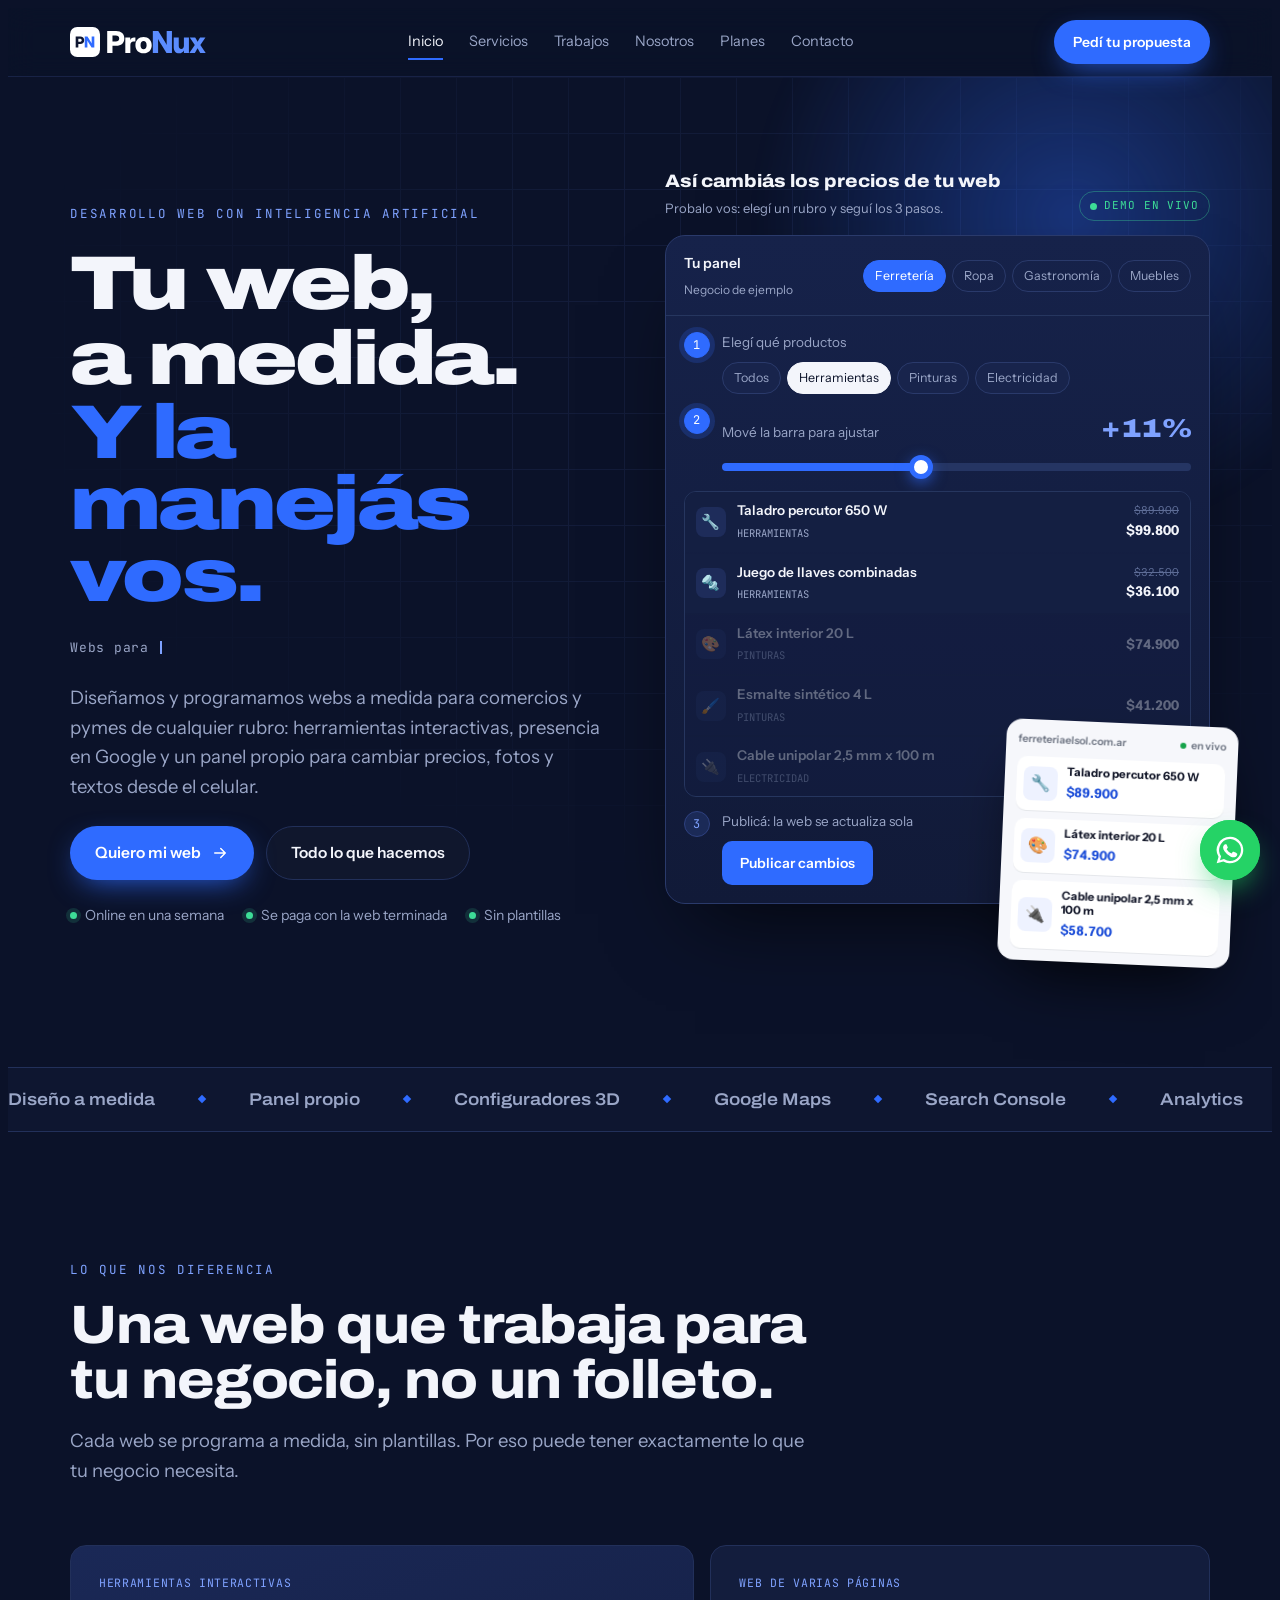
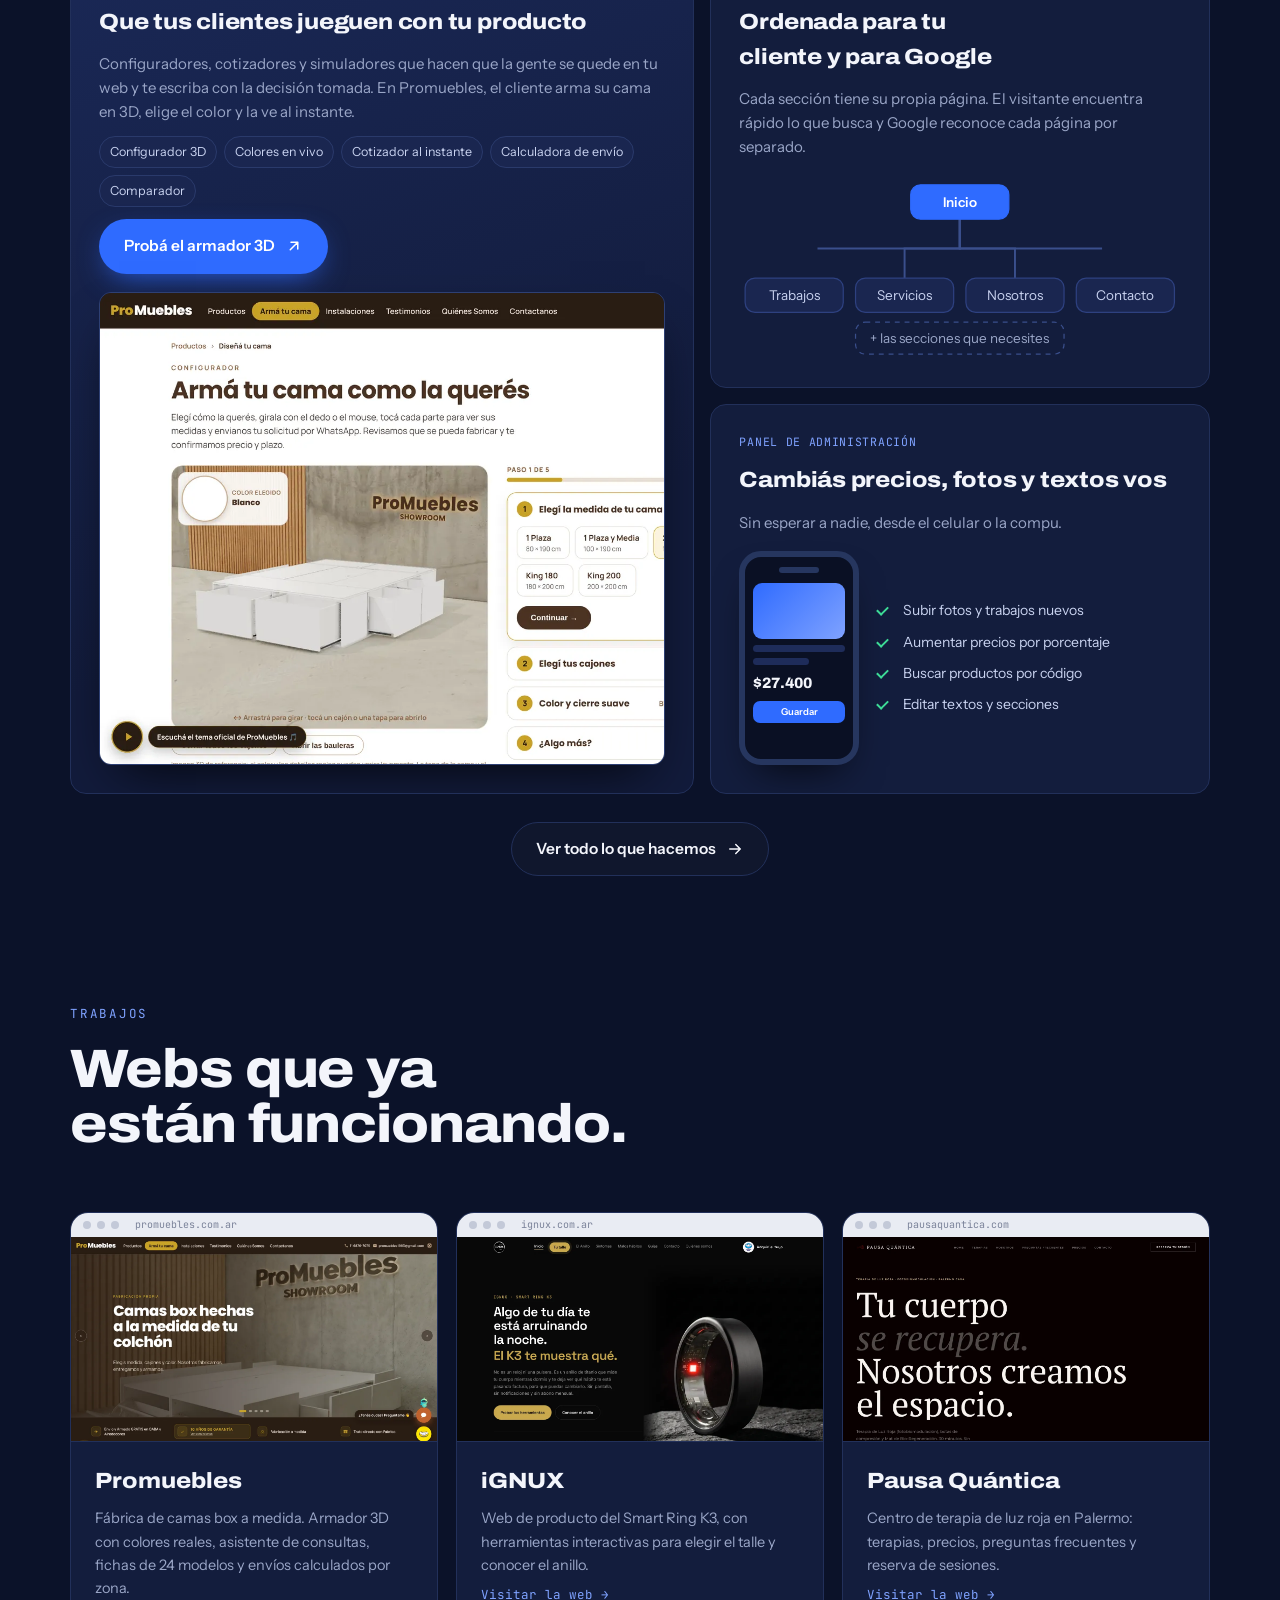
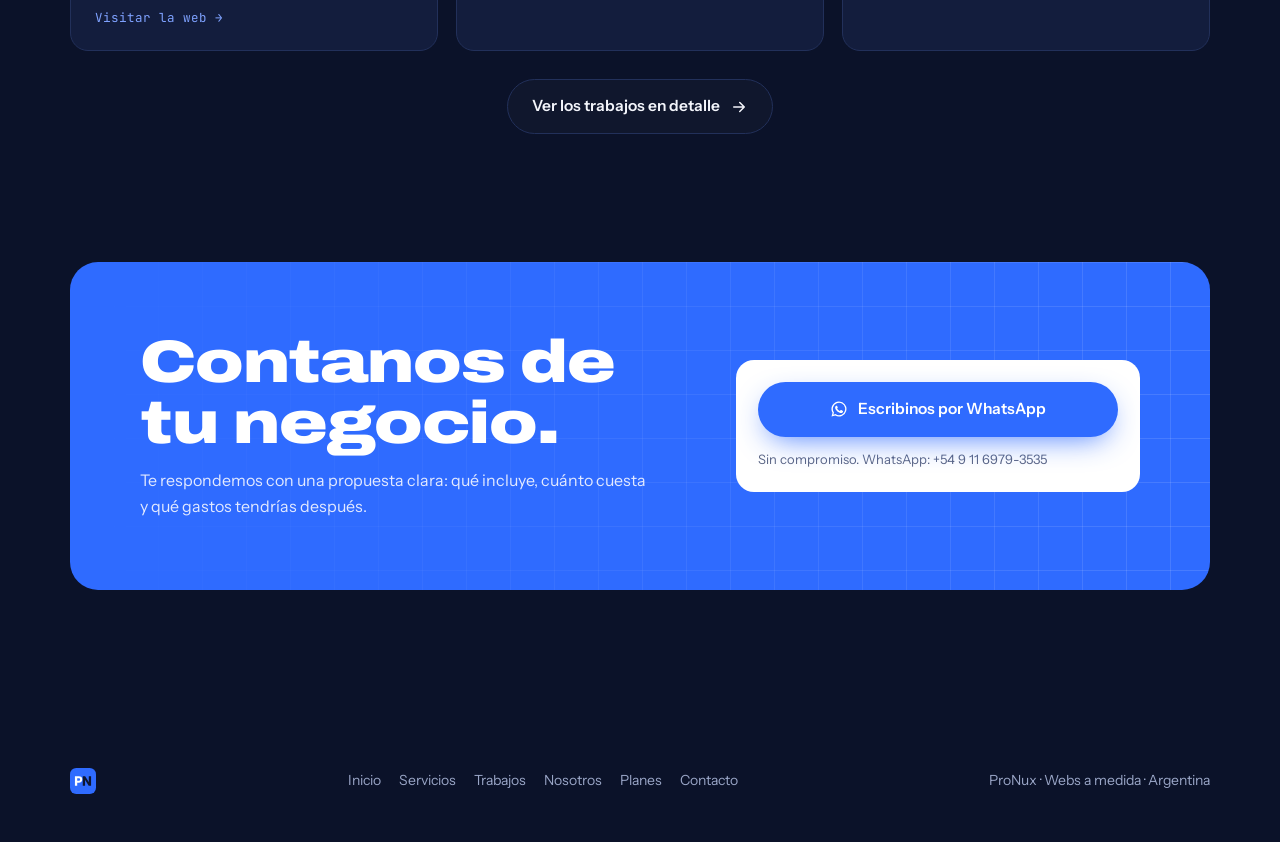
<file: index.html>
<!doctype html>
<html lang="es">
<head>
<meta charset="utf-8">
<meta name="viewport" content="width=device-width, initial-scale=1, viewport-fit=cover">
<title>ProNux · Webs a medida para comercios y pymes</title>
<meta name="description" content="Webs a medida para comercios y pymes, con panel propio para manejar precios, fotos y textos, herramientas interactivas y presencia en Google.">
<meta property="og:title" content="ProNux · Webs a medida para comercios y pymes">
<meta property="og:description" content="Webs a medida para comercios y pymes, con panel propio para manejar precios, fotos y textos, herramientas interactivas y presencia en Google.">
<meta property="og:type" content="website">
<meta property="og:image" content="https://pronux.netlify.app/img/og-pronux.png">
<meta property="og:image:width" content="1200">
<meta property="og:image:height" content="630">
<meta property="og:url" content="https://pronux.netlify.app/">
<meta name="twitter:card" content="summary_large_image">
<link rel="apple-touch-icon" href="img/pronux-icono-512.png">
<meta name="theme-color" content="#0B1229">
<link rel="icon" type="image/svg+xml" href="img/favicon.svg">
<link rel="preconnect" href="https://fonts.googleapis.com">
<link rel="preconnect" href="https://fonts.gstatic.com" crossorigin>
<link rel="stylesheet" href="https://fonts.googleapis.com/css2?family=Archivo:wdth,wght@112,600;112,800;125,800;125,900&family=Instrument+Sans:wght@400;500;600&family=JetBrains+Mono:wght@500&display=swap">
<link rel="stylesheet" href="css/estilos.css">
</head>
<body>
<div class="progress" id="progress"></div>
<header class="nav">
  <div class="wrap">
    <a class="nav-logo" href="index.html" aria-label="ProNux, inicio">
      <svg viewBox="0 0 908.7 200" aria-hidden="true"><rect width="200" height="200" rx="48" fill="#FFFFFF"/><path fill="#0E1630" d="M37.9 136.4H55.5V112.8H67.6C84.4 112.8 95.1 103.3 95.1 88.2C95.1 73.1 84.5 63.6 67.7 63.6H37.9ZM55.5 98.2V78.2H66.5C73.5 78.2 77.9 82 77.9 88.2C77.9 94.4 73.5 98.2 66.5 98.2Z"/><path fill="#2F6BFF" d="M98.3 136.4H115.9V106.1C115.9 103 115.9 97 115.6 89.9C119.4 96.8 122.8 102.7 124.9 106.1L143.9 136.4H162.1V63.6H144.5V95.2C144.5 98.4 144.6 104.3 144.8 110.1C141.9 104.9 138.9 99.4 137.1 96.7L116.5 63.6H98.3Z"/><path fill="#FFFFFF" d="M248 172.8H283.2V125.7H307.4C341.1 125.7 362.4 106.6 362.4 76.5C362.4 46.3 341.3 27.2 307.6 27.2H248ZM283.2 96.5V56.3H305.1C319.2 56.3 328.1 64.1 328.1 76.5C328.1 88.8 319.2 96.5 305.1 96.5Z"/><path fill="#FFFFFF" d="M368.8 172.8H402.4V119.9C402.4 105.3 410.7 96.9 422.7 96.9C427.6 96.9 433.6 97.1 436 97.2V69.4C433.3 69.3 430.5 69.2 426.8 69.2C413.1 69.2 405.4 74.7 401.6 87.8H401.4V69.6H368.8Z"/><path fill="#FFFFFF" d="M490.5 175.1C522.9 175.1 544.7 153.9 544.7 121.2C544.7 88.7 522.9 67.3 490.5 67.3C458.2 67.3 436.2 88.7 436.2 121.2C436.2 153.9 458.2 175.1 490.5 175.1ZM490.5 148.3C478.7 148.3 470.3 138.7 470.3 121.2C470.3 103.8 478.8 94 490.5 94C502.3 94 510.8 103.8 510.8 121.2C510.8 138.7 502.3 148.3 490.5 148.3Z"/><path fill="#5B8CFF" d="M552.2 172.8H587.4V112.1C587.4 106.1 587.3 94 586.8 79.9C594.3 93.6 601.2 105.5 605.4 112.2L643.3 172.8H679.7V27.2H644.6V90.3C644.6 96.9 644.8 108.7 645.1 120.2C639.4 109.8 633.3 98.8 629.8 93.4L588.5 27.2H552.2Z"/><path fill="#5B8CFF" d="M726.9 175C742.5 175 752.9 167.9 759.7 156.1V172.8H792.9V69.6H759.4V125.7C759.4 139.7 752.5 146.3 741.9 146.3C731.2 146.3 725.1 139.6 725.1 127.4V69.6H691.5V134.5C691.5 159.9 704.6 175 726.9 175Z"/><path fill="#5B8CFF" d="M795.7 172.8H832.1L840.2 160C844 153.6 847.2 147.9 850.4 142.3C853.6 147.9 856.8 153.6 860.5 160L868.3 172.8H904.7L869 119.3L903.1 69.6H867.4L860.1 81.6C856.7 87.5 853.7 92.9 850.8 98.1C848 92.9 845 87.5 841.8 81.6L834.7 69.6H798.4L832 120.2Z"/></svg>
    </a>
    <nav class="nav-links" aria-label="Secciones">
      <a href="index.html">Inicio</a>
      <a href="servicios.html">Servicios</a>
      <a href="trabajos.html">Trabajos</a>
      <a href="nosotros.html">Nosotros</a>
      <a href="planes.html">Planes</a>
      <a href="contacto.html">Contacto</a>
    </nav>
    <a class="btn btn-primary mag nav-cta" href="contacto.html">Pedí tu propuesta</a>
    <button class="burger" id="burger" type="button" aria-label="Abrir menú" aria-expanded="false" aria-controls="mnav"><span></span><span></span><span></span></button>
  </div>
  <nav class="mnav" id="mnav" aria-label="Menú" hidden>
    <a href="index.html">Inicio</a><a href="servicios.html">Servicios</a><a href="trabajos.html">Trabajos</a><a href="nosotros.html">Nosotros</a><a href="planes.html">Planes</a><a href="contacto.html">Contacto</a>
    <a class="btn btn-primary" href="contacto.html">Pedí tu propuesta</a>
  </nav>
</header>
<main>
<section class="hero" id="inicio">
  <div class="grid-bg"></div>
  <div class="glow"></div>
  <div class="wrap">
    <div class="hero-copy">
      <span class="eyebrow">Desarrollo web con inteligencia artificial</span>
      <h1><span class="line"><span>Tu web,</span></span><span class="line"><span>a medida.</span></span><span class="line"><span class="b">Y la manejás vos.</span></span></h1>
      <p class="typer">Webs para <b id="typed">comercios</b><i></i></p>
      <p class="lead">Diseñamos y programamos webs a medida para comercios y pymes de cualquier rubro: herramientas interactivas, presencia en Google y un panel propio para cambiar precios, fotos y textos desde el celular.</p>
      <div class="hero-ctas">
        <a class="btn btn-primary mag" href="contacto.html">Quiero mi web
          <svg viewBox="0 0 24 24" fill="none" stroke="currentColor" stroke-width="2" stroke-linecap="round" stroke-linejoin="round"><path d="M5 12h14M13 6l6 6-6 6"/></svg></a>
        <a class="btn btn-ghost mag" href="servicios.html">Todo lo que hacemos</a>
      </div>
      <div class="hero-proof">
        <span><i></i>Online en una semana</span>
        <span><i></i>Se paga con la web terminada</span>
        <span><i></i>Sin plantillas</span>
      </div>
    </div>

    <div class="demo" id="demo">
      <div class="demo-head">
        <div><b>Así cambiás los precios de tu web</b><small>Probalo vos: elegí un rubro y seguí los 3 pasos.</small></div>
        <span class="live">DEMO EN VIVO</span>
      </div>
      <div class="panel">
        <div class="panel-top">
          <div><b>Tu panel</b><br><small>Negocio de ejemplo</small></div>
          <div class="rubros" role="group" aria-label="Rubro de ejemplo">
            <button type="button" data-r="0" aria-pressed="true">Ferretería</button>
            <button type="button" data-r="1" aria-pressed="false">Ropa</button>
            <button type="button" data-r="2" aria-pressed="false">Gastronomía</button>
            <button type="button" data-r="3" aria-pressed="false">Muebles</button>
          </div>
        </div>
        <div class="panel-body">
          <div class="stp" id="s1"><em>1</em><div><span class="lbl">Elegí qué productos</span><div class="seg" id="seg" role="group" aria-label="Categoría"></div></div></div>
          <div class="stp" id="s2"><em>2</em><div><label for="pct">Mové la barra para ajustar <span class="pct" id="pctOut">+0%</span></label><input type="range" id="pct" min="-10" max="40" step="1" value="0"></div></div>
          <div class="rows" id="rows"></div>
          <div class="stp" id="s3"><em>3</em><div><span class="lbl">Publicá: la web se actualiza sola</span><button class="publish" id="publish" type="button">Publicar cambios</button></div></div>
        </div>
      </div>
      <div class="mini" aria-label="Vista de la web del negocio">
        <div class="mini-h"><span id="miniUrl">tunegocio.com.ar</span><i>en vivo</i></div>
        <div id="miniCards" style="display:grid;gap:8px"></div>
      </div>
    </div>
  </div>
</section>
<div class="marquee" aria-hidden="true">
  <div class="track">
    <span>Diseño a medida</span><span>Panel propio</span><span>Configuradores 3D</span><span>Google Maps</span><span>Search Console</span><span>Analytics</span><span>Microsoft Clarity</span><span>Formularios a WhatsApp</span><span>Tienda online</span><span>CRM</span><span>Informe mensual</span>
    <span>Diseño a medida</span><span>Panel propio</span><span>Configuradores 3D</span><span>Google Maps</span><span>Search Console</span><span>Analytics</span><span>Microsoft Clarity</span><span>Formularios a WhatsApp</span><span>Tienda online</span><span>CRM</span><span>Informe mensual</span>
  </div>
</div>
<section class="sec">
  <div class="wrap">
    <div class="sec-head rv">
      <span class="eyebrow">Lo que nos diferencia</span>
      <h2>Una web que trabaja para tu negocio, no un folleto.</h2>
      <p class="lead">Cada web se programa a medida, sin plantillas. Por eso puede tener exactamente lo que tu negocio necesita.</p>
    </div>
    <div class="feat3">
      <article class="tile tile-big spot rv">
        <span class="tag">HERRAMIENTAS INTERACTIVAS</span>
        <h3>Que tus clientes jueguen con tu producto</h3>
        <p>Configuradores, cotizadores y simuladores que hacen que la gente se quede en tu web y te escriba con la decisión tomada. En Promuebles, el cliente arma su cama en 3D, elige el color y la ve al instante.</p>
        <ul><li>Configurador 3D</li><li>Colores en vivo</li><li>Cotizador al instante</li><li>Calculadora de envío</li><li>Comparador</li></ul>
        <a class="btn btn-primary mag glowbtn" href="https://promuebles.com.ar/configurar.html" target="_blank" rel="noopener">Probá el armador 3D <svg viewBox="0 0 24 24" fill="none" stroke="currentColor" stroke-width="2" stroke-linecap="round" stroke-linejoin="round"><path d="M7 17L17 7M8 7h9v9"/></svg></a>
        <div class="shot"><img src="img/promuebles-armador.webp" alt="Armador de camas en 3D de Promuebles" loading="lazy" width="1400" height="875"></div>
      </article>
      <div class="feat3-side">
        <article class="tile spot rv" id="mapTile">
          <span class="tag">WEB DE VARIAS PÁGINAS</span>
          <h3>Ordenada para tu cliente y para Google</h3>
          <p>Cada sección tiene su propia página. El visitante encuentra rápido lo que busca y Google reconoce cada página por separado.</p>
          <div class="sitemap">
            <svg viewBox="0 0 360 150" role="img" aria-label="Mapa de páginas de una web">
              <path class="ln" d="M180 36 V60 H45 V84"/><path class="ln" d="M180 36 V60 H135 V84" style="animation-delay:.15s"/><path class="ln" d="M180 36 V60 H225 V84" style="animation-delay:.3s"/><path class="ln" d="M180 36 V60 H315 V84" style="animation-delay:.45s"/>
              <g class="nd root"><rect x="140" y="8" width="80" height="28" rx="8"/><text x="180" y="26" text-anchor="middle">Inicio</text></g>
              <g class="nd" style="animation-delay:.5s"><rect x="5" y="84" width="80" height="28" rx="8"/><text x="45" y="102" text-anchor="middle">Trabajos</text></g>
              <g class="nd" style="animation-delay:.65s"><rect x="95" y="84" width="80" height="28" rx="8"/><text x="135" y="102" text-anchor="middle">Servicios</text></g>
              <g class="nd" style="animation-delay:.8s"><rect x="185" y="84" width="80" height="28" rx="8"/><text x="225" y="102" text-anchor="middle">Nosotros</text></g>
              <g class="nd" style="animation-delay:.95s"><rect x="275" y="84" width="80" height="28" rx="8"/><text x="315" y="102" text-anchor="middle">Contacto</text></g>
              <g class="nd" style="animation-delay:1.1s"><rect x="95" y="120" width="170" height="26" rx="8" style="fill:none;stroke:#3A4F8C;stroke-dasharray:4 4"/><text x="180" y="137" text-anchor="middle" style="fill:#9AA6C7">+ las secciones que necesites</text></g>
            </svg>
          </div>
        </article>
        <article class="tile spot rv">
          <span class="tag">PANEL DE ADMINISTRACIÓN</span>
          <h3>Cambiás precios, fotos y textos vos</h3>
          <p>Sin esperar a nadie, desde el celular o la compu.</p>
          <div class="phone-row">
            <div class="phone" aria-hidden="true"><span class="ph-top"></span><span class="ph-img"></span><span class="ph-l"></span><span class="ph-l s"></span><span class="ph-price" id="phPrice">$24.900</span><span class="ph-btn">Guardar</span></div>
            <ul><li>Subir fotos y trabajos nuevos</li><li>Aumentar precios por porcentaje</li><li>Buscar productos por código</li><li>Editar textos y secciones</li></ul>
          </div>
        </article>
      </div>
    </div>
<div class="more"><a class="btn btn-ghost mag" href="servicios.html">Ver todo lo que hacemos <svg viewBox="0 0 24 24" fill="none" stroke="currentColor" stroke-width="2" stroke-linecap="round" stroke-linejoin="round"><path d="M5 12h14M13 6l6 6-6 6"/></svg></a></div>
  </div>
</section>
<section class="sec" id="trabajos" style="padding-top:0">
  <div class="wrap">
    <div class="sec-head rv">
      <span class="eyebrow">Trabajos</span>
      <h2>Webs que ya están funcionando.</h2>
    </div>
    <div class="works">
      <a class="work tilt rv" href="https://promuebles.com.ar" target="_blank" rel="noopener">
        <div class="media"><div class="bar"><i></i><i></i><i></i><span>promuebles.com.ar</span></div><img src="img/promuebles-inicio.webp" alt="Inicio de la web de Promuebles" loading="lazy" width="1400" height="875"></div>
        <div class="info"><h3>Promuebles</h3><p>Fábrica de camas box a medida. Armador 3D con colores reales, asistente de consultas, fichas de 24 modelos y envíos calculados por zona.</p><span class="go">Visitar la web →</span></div>
      </a>
      <a class="work tilt rv" href="https://www.ignux.com.ar" target="_blank" rel="noopener">
        <div class="media"><div class="bar"><i></i><i></i><i></i><span>ignux.com.ar</span></div><img src="img/ignux-inicio.webp" alt="Inicio de la web de iGNUX" loading="lazy" width="1440" height="900"></div>
        <div class="info"><h3>iGNUX</h3><p>Web de producto del Smart Ring K3, con herramientas interactivas para elegir el talle y conocer el anillo.</p><span class="go">Visitar la web →</span></div>
      </a>
      <a class="work tilt rv" href="https://www.pausaquantica.com/" target="_blank" rel="noopener">
        <div class="media"><div class="bar"><i></i><i></i><i></i><span>pausaquantica.com</span></div><img src="img/pausa-inicio.webp" alt="Inicio de la web de Pausa Quántica" loading="lazy" width="1440" height="900"></div>
        <div class="info"><h3>Pausa Quántica</h3><p>Centro de terapia de luz roja en Palermo: terapias, precios, preguntas frecuentes y reserva de sesiones.</p><span class="go">Visitar la web →</span></div>
      </a>
    </div>
  </div>
<div class="more"><a class="btn btn-ghost mag" href="trabajos.html">Ver los trabajos en detalle <svg viewBox="0 0 24 24" fill="none" stroke="currentColor" stroke-width="2" stroke-linecap="round" stroke-linejoin="round"><path d="M5 12h14M13 6l6 6-6 6"/></svg></a></div>
</section>
<section class="sec" id="contacto" style="padding-top:0">
  <div class="wrap">
    <div class="cta rv">
      <div>
        <h2>Contanos de tu negocio.</h2>
        <p>Te respondemos con una propuesta clara: qué incluye, cuánto cuesta y qué gastos tendrías después.</p>
      </div>
      <div class="cta-box">
        <a class="btn btn-primary mag" id="waBtn" href="https://wa.me/5491169793535?text=Hola%20ProNux%2C%20quiero%20consultar%20por%20una%20web%20para%20mi%20negocio" target="_blank" rel="noopener">
          <svg viewBox="0 0 24 24" fill="currentColor"><path d="M12 2a10 10 0 00-8.6 15.1L2 22l5-1.3A10 10 0 1012 2zm0 18.2a8.2 8.2 0 01-4.2-1.2l-.3-.2-3 .8.8-2.9-.2-.3A8.2 8.2 0 1112 20.2zm4.5-6.1c-.2-.1-1.5-.7-1.7-.8s-.4-.1-.6.1-.7.8-.8 1-.3.2-.5.1a6.7 6.7 0 01-3.3-2.9c-.2-.4.2-.4.7-1.3.1-.2 0-.3 0-.4l-.8-1.8c-.2-.5-.4-.4-.6-.4h-.5a1 1 0 00-.7.3 3 3 0 00-.9 2.2 5.1 5.1 0 001.1 2.7 11.6 11.6 0 004.4 3.9c1.6.7 2.3.8 3.1.6a2.7 2.7 0 001.8-1.3 2.2 2.2 0 00.2-1.3c-.1-.1-.3-.2-.5-.3z"/></svg>
          Escribinos por WhatsApp</a>
        <small>Sin compromiso. WhatsApp: +54 9 11 6979-3535</small>
      </div>
    </div>
  </div>
</section>
</main>
<footer>
  <div class="wrap">
    <svg viewBox="0 0 512 512" aria-label="ProNux"><rect width="512" height="512" rx="122.88" fill="#2F6BFF"/><path fill="#FFFFFF" d="M97 349.1H142V288.9H173C216.2 288.9 243.4 264.5 243.4 225.9C243.4 187.3 216.4 162.9 173.3 162.9H97ZM142 251.5V200.1H170.2C188.2 200.1 199.5 210 199.5 225.9C199.5 241.6 188.2 251.5 170.2 251.5Z"/><path fill="#0E1630" d="M251.7 349.1H296.7V271.5C296.7 263.8 296.6 248.4 296 230.3C305.6 247.8 314.5 263 319.8 271.6L368.3 349.1H415V162.9H370V243.6C370 252 370.2 267.1 370.6 281.9C363.3 268.5 355.5 254.5 351.1 247.5L298.2 162.9H251.7Z"/></svg>
    <nav aria-label="Pie de página"><a href="index.html">Inicio</a><a href="servicios.html">Servicios</a><a href="trabajos.html">Trabajos</a><a href="nosotros.html">Nosotros</a><a href="planes.html">Planes</a><a href="contacto.html">Contacto</a></nav>
    <span>ProNux · Webs a medida · Argentina</span>
  </div>
</footer>
<a class="wa-float" href="https://wa.me/5491169793535?text=Hola%20ProNux%2C%20quiero%20consultar%20por%20una%20web%20para%20mi%20negocio" target="_blank" rel="noopener" aria-label="Escribinos por WhatsApp"><span class="wa-tip">¿Hablamos?</span><svg viewBox="0 0 24 24"><path d="M12 2a10 10 0 00-8.6 15.1L2 22l5-1.3A10 10 0 1012 2zm0 18.2a8.2 8.2 0 01-4.2-1.2l-.3-.2-3 .8.8-2.9-.2-.3A8.2 8.2 0 1112 20.2zm4.5-6.1c-.2-.1-1.5-.7-1.7-.8s-.4-.1-.6.1-.7.8-.8 1-.3.2-.5.1a6.7 6.7 0 01-3.3-2.9c-.2-.4.2-.4.7-1.3.1-.2 0-.3 0-.4l-.8-1.8c-.2-.5-.4-.4-.6-.4h-.5a1 1 0 00-.7.3 3 3 0 00-.9 2.2 5.1 5.1 0 001.1 2.7 11.6 11.6 0 004.4 3.9c1.6.7 2.3.8 3.1.6a2.7 2.7 0 001.8-1.3 2.2 2.2 0 00.2-1.3c-.1-.1-.3-.2-.5-.3z"/></svg></a>
<div class="toast" id="toast" role="status" aria-live="polite"><i></i><span id="toastTxt">Publicado</span></div>
<script src="js/main.js" defer></script>
</body>
</html>
</file>
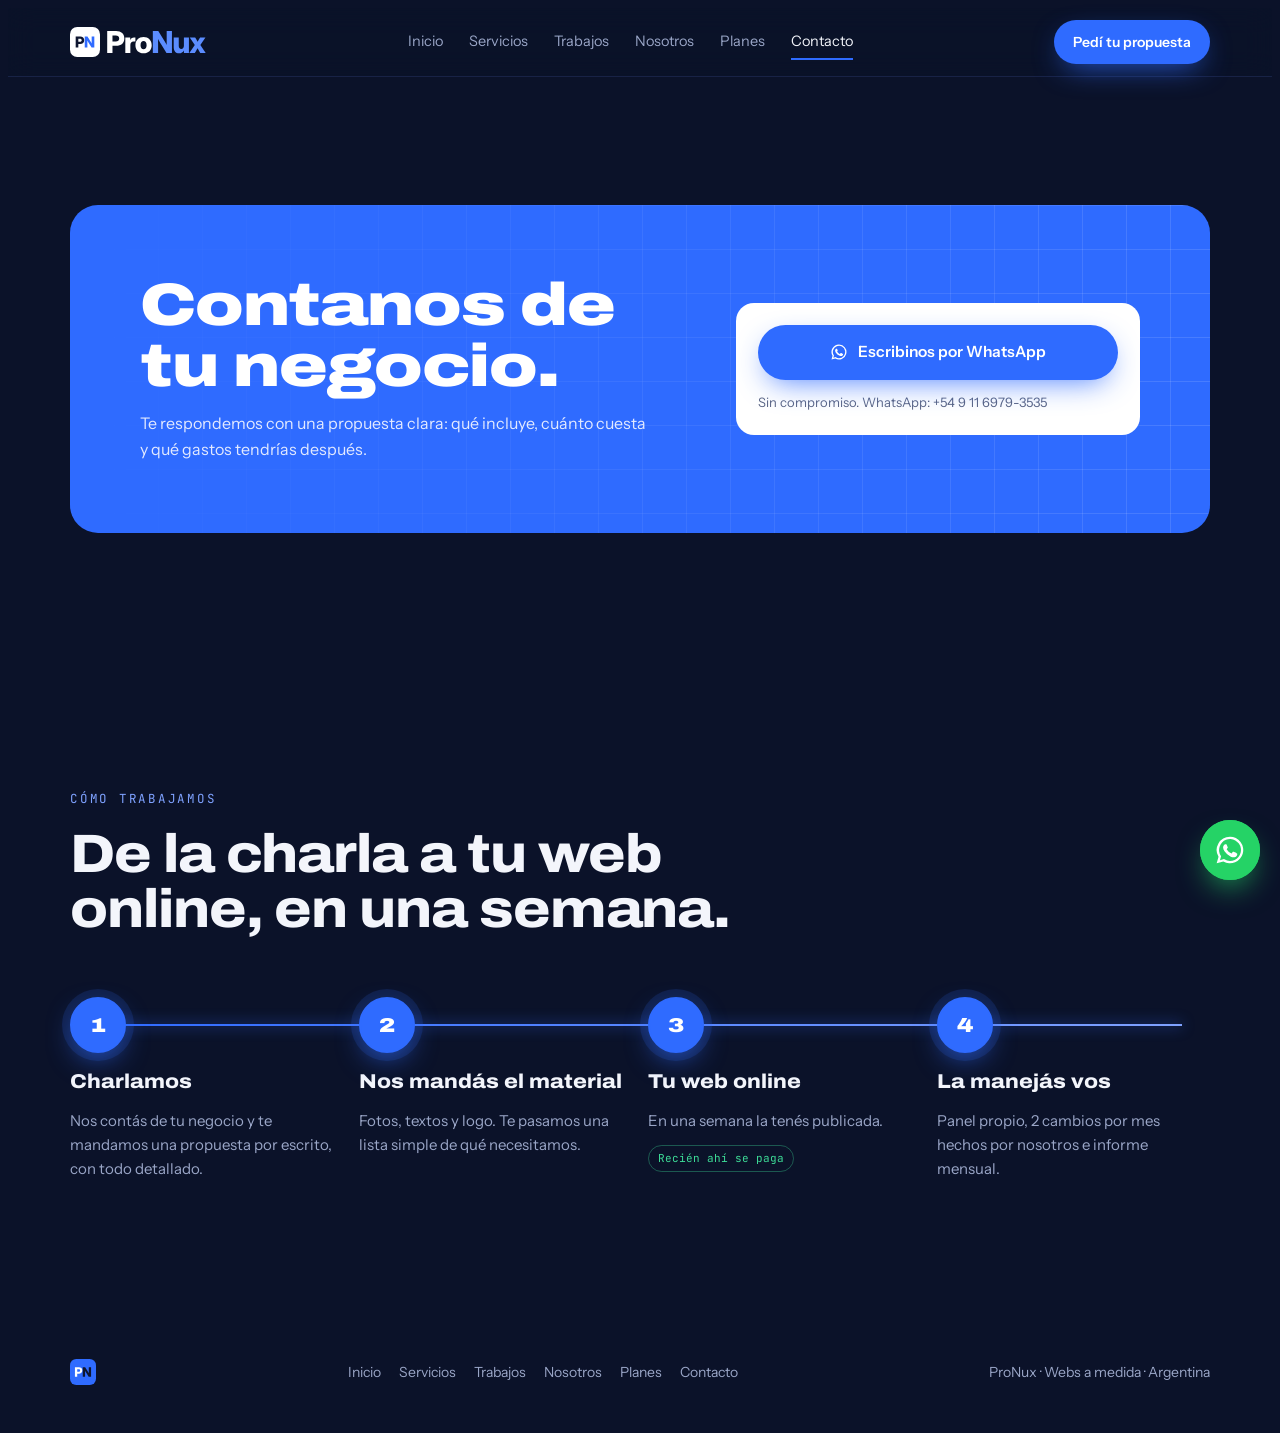
<file: contacto.html>
<!doctype html>
<html lang="es">
<head>
<meta charset="utf-8">
<meta name="viewport" content="width=device-width, initial-scale=1, viewport-fit=cover">
<title>Contacto · ProNux</title>
<meta name="description" content="Contanos de tu negocio y te mandamos una propuesta por escrito.">
<meta property="og:title" content="Contacto · ProNux">
<meta property="og:description" content="Contanos de tu negocio y te mandamos una propuesta por escrito.">
<meta property="og:type" content="website">
<meta property="og:image" content="https://pronux.netlify.app/img/og-pronux.png">
<meta property="og:image:width" content="1200">
<meta property="og:image:height" content="630">
<meta property="og:url" content="https://pronux.netlify.app/">
<meta name="twitter:card" content="summary_large_image">
<link rel="apple-touch-icon" href="img/pronux-icono-512.png">
<meta name="theme-color" content="#0B1229">
<link rel="icon" type="image/svg+xml" href="img/favicon.svg">
<link rel="preconnect" href="https://fonts.googleapis.com">
<link rel="preconnect" href="https://fonts.gstatic.com" crossorigin>
<link rel="stylesheet" href="https://fonts.googleapis.com/css2?family=Archivo:wdth,wght@112,600;112,800;125,800;125,900&family=Instrument+Sans:wght@400;500;600&family=JetBrains+Mono:wght@500&display=swap">
<link rel="stylesheet" href="css/estilos.css">
</head>
<body>
<div class="progress" id="progress"></div>
<header class="nav">
  <div class="wrap">
    <a class="nav-logo" href="index.html" aria-label="ProNux, inicio">
      <svg viewBox="0 0 908.7 200" aria-hidden="true"><rect width="200" height="200" rx="48" fill="#FFFFFF"/><path fill="#0E1630" d="M37.9 136.4H55.5V112.8H67.6C84.4 112.8 95.1 103.3 95.1 88.2C95.1 73.1 84.5 63.6 67.7 63.6H37.9ZM55.5 98.2V78.2H66.5C73.5 78.2 77.9 82 77.9 88.2C77.9 94.4 73.5 98.2 66.5 98.2Z"/><path fill="#2F6BFF" d="M98.3 136.4H115.9V106.1C115.9 103 115.9 97 115.6 89.9C119.4 96.8 122.8 102.7 124.9 106.1L143.9 136.4H162.1V63.6H144.5V95.2C144.5 98.4 144.6 104.3 144.8 110.1C141.9 104.9 138.9 99.4 137.1 96.7L116.5 63.6H98.3Z"/><path fill="#FFFFFF" d="M248 172.8H283.2V125.7H307.4C341.1 125.7 362.4 106.6 362.4 76.5C362.4 46.3 341.3 27.2 307.6 27.2H248ZM283.2 96.5V56.3H305.1C319.2 56.3 328.1 64.1 328.1 76.5C328.1 88.8 319.2 96.5 305.1 96.5Z"/><path fill="#FFFFFF" d="M368.8 172.8H402.4V119.9C402.4 105.3 410.7 96.9 422.7 96.9C427.6 96.9 433.6 97.1 436 97.2V69.4C433.3 69.3 430.5 69.2 426.8 69.2C413.1 69.2 405.4 74.7 401.6 87.8H401.4V69.6H368.8Z"/><path fill="#FFFFFF" d="M490.5 175.1C522.9 175.1 544.7 153.9 544.7 121.2C544.7 88.7 522.9 67.3 490.5 67.3C458.2 67.3 436.2 88.7 436.2 121.2C436.2 153.9 458.2 175.1 490.5 175.1ZM490.5 148.3C478.7 148.3 470.3 138.7 470.3 121.2C470.3 103.8 478.8 94 490.5 94C502.3 94 510.8 103.8 510.8 121.2C510.8 138.7 502.3 148.3 490.5 148.3Z"/><path fill="#5B8CFF" d="M552.2 172.8H587.4V112.1C587.4 106.1 587.3 94 586.8 79.9C594.3 93.6 601.2 105.5 605.4 112.2L643.3 172.8H679.7V27.2H644.6V90.3C644.6 96.9 644.8 108.7 645.1 120.2C639.4 109.8 633.3 98.8 629.8 93.4L588.5 27.2H552.2Z"/><path fill="#5B8CFF" d="M726.9 175C742.5 175 752.9 167.9 759.7 156.1V172.8H792.9V69.6H759.4V125.7C759.4 139.7 752.5 146.3 741.9 146.3C731.2 146.3 725.1 139.6 725.1 127.4V69.6H691.5V134.5C691.5 159.9 704.6 175 726.9 175Z"/><path fill="#5B8CFF" d="M795.7 172.8H832.1L840.2 160C844 153.6 847.2 147.9 850.4 142.3C853.6 147.9 856.8 153.6 860.5 160L868.3 172.8H904.7L869 119.3L903.1 69.6H867.4L860.1 81.6C856.7 87.5 853.7 92.9 850.8 98.1C848 92.9 845 87.5 841.8 81.6L834.7 69.6H798.4L832 120.2Z"/></svg>
    </a>
    <nav class="nav-links" aria-label="Secciones">
      <a href="index.html">Inicio</a>
      <a href="servicios.html">Servicios</a>
      <a href="trabajos.html">Trabajos</a>
      <a href="nosotros.html">Nosotros</a>
      <a href="planes.html">Planes</a>
      <a href="contacto.html">Contacto</a>
    </nav>
    <a class="btn btn-primary mag nav-cta" href="contacto.html">Pedí tu propuesta</a>
    <button class="burger" id="burger" type="button" aria-label="Abrir menú" aria-expanded="false" aria-controls="mnav"><span></span><span></span><span></span></button>
  </div>
  <nav class="mnav" id="mnav" aria-label="Menú" hidden>
    <a href="index.html">Inicio</a><a href="servicios.html">Servicios</a><a href="trabajos.html">Trabajos</a><a href="nosotros.html">Nosotros</a><a href="planes.html">Planes</a><a href="contacto.html">Contacto</a>
    <a class="btn btn-primary" href="contacto.html">Pedí tu propuesta</a>
  </nav>
</header>
<main>
<section class="sec" id="contacto">
  <div class="wrap">
    <div class="cta rv">
      <div>
        <h2>Contanos de tu negocio.</h2>
        <p>Te respondemos con una propuesta clara: qué incluye, cuánto cuesta y qué gastos tendrías después.</p>
      </div>
      <div class="cta-box">
        <a class="btn btn-primary mag" id="waBtn" href="https://wa.me/5491169793535?text=Hola%20ProNux%2C%20quiero%20consultar%20por%20una%20web%20para%20mi%20negocio" target="_blank" rel="noopener">
          <svg viewBox="0 0 24 24" fill="currentColor"><path d="M12 2a10 10 0 00-8.6 15.1L2 22l5-1.3A10 10 0 1012 2zm0 18.2a8.2 8.2 0 01-4.2-1.2l-.3-.2-3 .8.8-2.9-.2-.3A8.2 8.2 0 1112 20.2zm4.5-6.1c-.2-.1-1.5-.7-1.7-.8s-.4-.1-.6.1-.7.8-.8 1-.3.2-.5.1a6.7 6.7 0 01-3.3-2.9c-.2-.4.2-.4.7-1.3.1-.2 0-.3 0-.4l-.8-1.8c-.2-.5-.4-.4-.6-.4h-.5a1 1 0 00-.7.3 3 3 0 00-.9 2.2 5.1 5.1 0 001.1 2.7 11.6 11.6 0 004.4 3.9c1.6.7 2.3.8 3.1.6a2.7 2.7 0 001.8-1.3 2.2 2.2 0 00.2-1.3c-.1-.1-.3-.2-.5-.3z"/></svg>
          Escribinos por WhatsApp</a>
        <small>Sin compromiso. WhatsApp: +54 9 11 6979-3535</small>
      </div>
    </div>
  </div>
</section>
<section class="sec" id="proceso">
  <div class="wrap">
    <div class="sec-head rv">
      <span class="eyebrow">Cómo trabajamos</span>
      <h2>De la charla a tu web online, en una semana.</h2>
    </div>
    <div class="steps" id="steps">
      <div class="track-line"><i></i></div>
      <div class="step"><span class="num">1</span><h3>Charlamos</h3><p>Nos contás de tu negocio y te mandamos una propuesta por escrito, con todo detallado.</p></div>
      <div class="step"><span class="num">2</span><h3>Nos mandás el material</h3><p>Fotos, textos y logo. Te pasamos una lista simple de qué necesitamos.</p></div>
      <div class="step"><span class="num">3</span><h3>Tu web online</h3><p>En una semana la tenés publicada.</p><span class="chip">Recién ahí se paga</span></div>
      <div class="step"><span class="num">4</span><h3>La manejás vos</h3><p>Panel propio, 2 cambios por mes hechos por nosotros e informe mensual.</p></div>
    </div>
  </div>
</section>
</main>
<footer>
  <div class="wrap">
    <svg viewBox="0 0 512 512" aria-label="ProNux"><rect width="512" height="512" rx="122.88" fill="#2F6BFF"/><path fill="#FFFFFF" d="M97 349.1H142V288.9H173C216.2 288.9 243.4 264.5 243.4 225.9C243.4 187.3 216.4 162.9 173.3 162.9H97ZM142 251.5V200.1H170.2C188.2 200.1 199.5 210 199.5 225.9C199.5 241.6 188.2 251.5 170.2 251.5Z"/><path fill="#0E1630" d="M251.7 349.1H296.7V271.5C296.7 263.8 296.6 248.4 296 230.3C305.6 247.8 314.5 263 319.8 271.6L368.3 349.1H415V162.9H370V243.6C370 252 370.2 267.1 370.6 281.9C363.3 268.5 355.5 254.5 351.1 247.5L298.2 162.9H251.7Z"/></svg>
    <nav aria-label="Pie de página"><a href="index.html">Inicio</a><a href="servicios.html">Servicios</a><a href="trabajos.html">Trabajos</a><a href="nosotros.html">Nosotros</a><a href="planes.html">Planes</a><a href="contacto.html">Contacto</a></nav>
    <span>ProNux · Webs a medida · Argentina</span>
  </div>
</footer>
<a class="wa-float" href="https://wa.me/5491169793535?text=Hola%20ProNux%2C%20quiero%20consultar%20por%20una%20web%20para%20mi%20negocio" target="_blank" rel="noopener" aria-label="Escribinos por WhatsApp"><span class="wa-tip">¿Hablamos?</span><svg viewBox="0 0 24 24"><path d="M12 2a10 10 0 00-8.6 15.1L2 22l5-1.3A10 10 0 1012 2zm0 18.2a8.2 8.2 0 01-4.2-1.2l-.3-.2-3 .8.8-2.9-.2-.3A8.2 8.2 0 1112 20.2zm4.5-6.1c-.2-.1-1.5-.7-1.7-.8s-.4-.1-.6.1-.7.8-.8 1-.3.2-.5.1a6.7 6.7 0 01-3.3-2.9c-.2-.4.2-.4.7-1.3.1-.2 0-.3 0-.4l-.8-1.8c-.2-.5-.4-.4-.6-.4h-.5a1 1 0 00-.7.3 3 3 0 00-.9 2.2 5.1 5.1 0 001.1 2.7 11.6 11.6 0 004.4 3.9c1.6.7 2.3.8 3.1.6a2.7 2.7 0 001.8-1.3 2.2 2.2 0 00.2-1.3c-.1-.1-.3-.2-.5-.3z"/></svg></a>
<div class="toast" id="toast" role="status" aria-live="polite"><i></i><span id="toastTxt">Publicado</span></div>
<script src="js/main.js" defer></script>
</body>
</html>
</file>
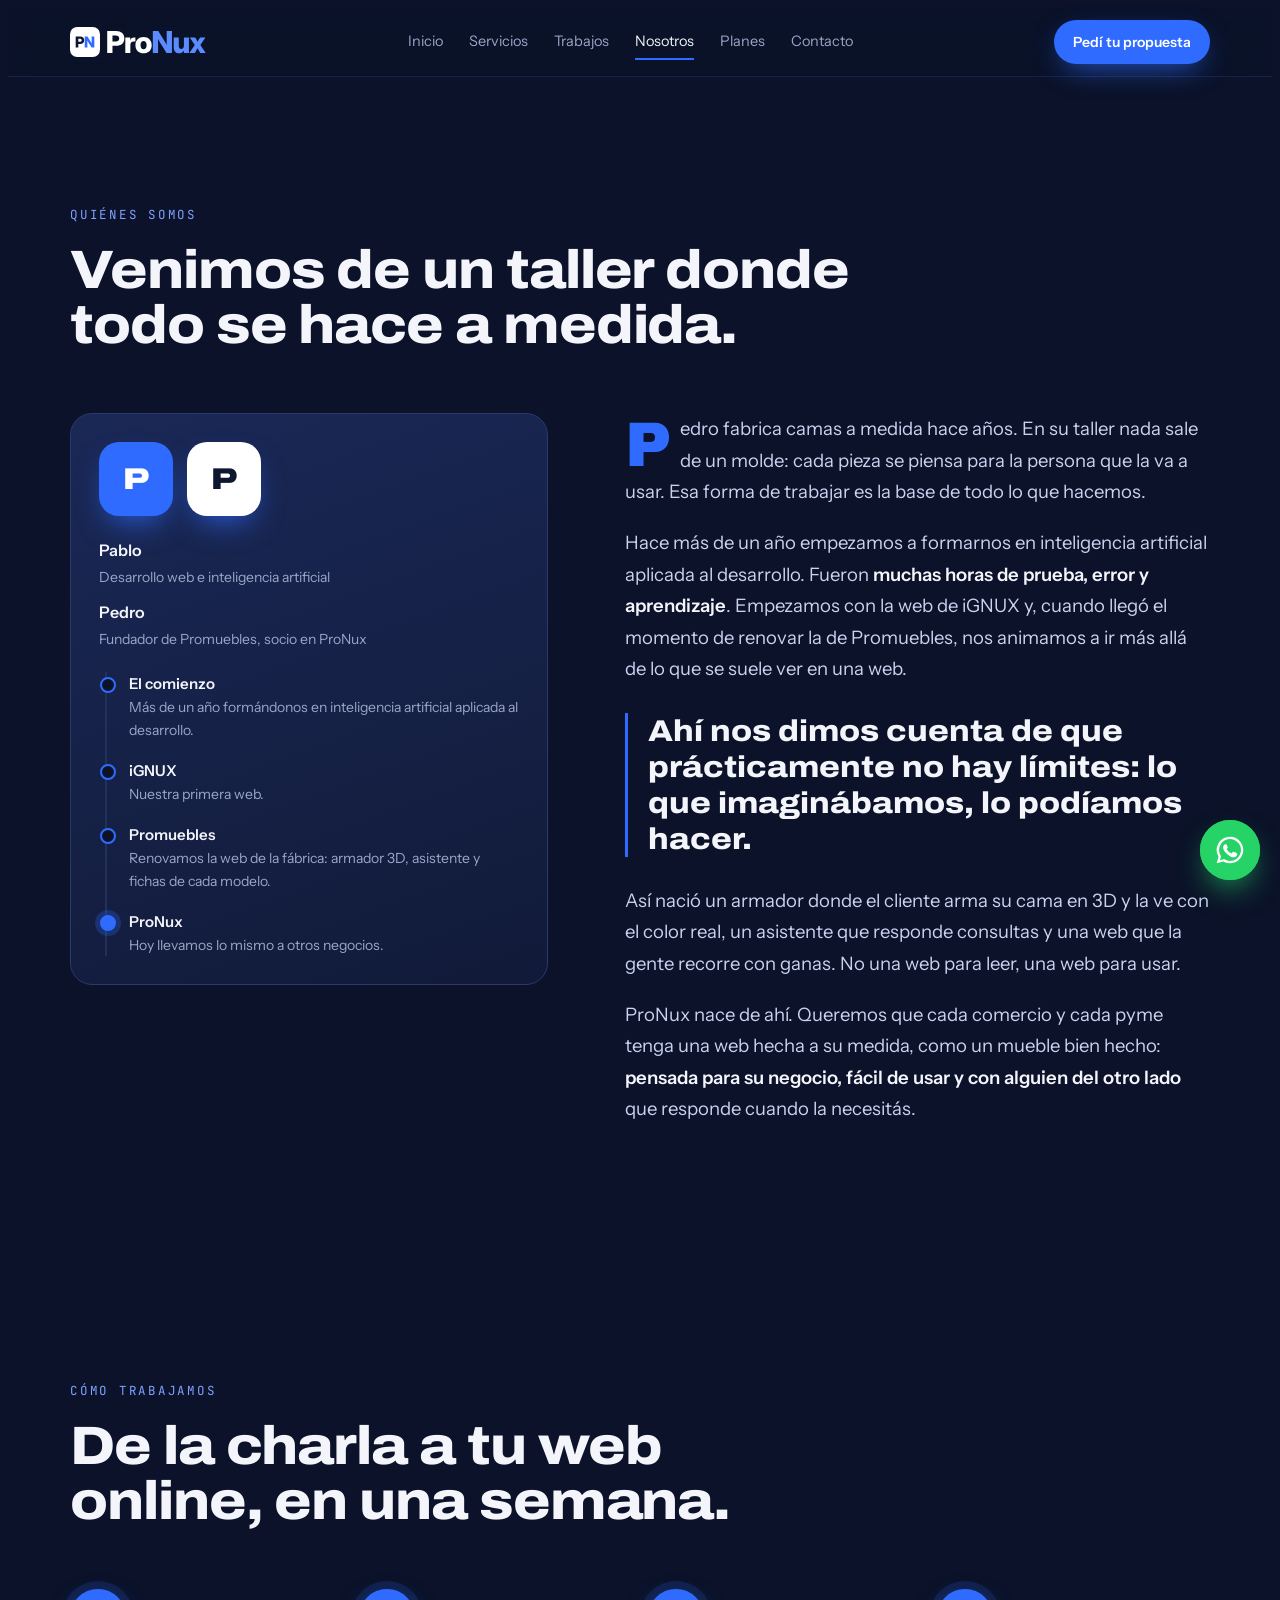
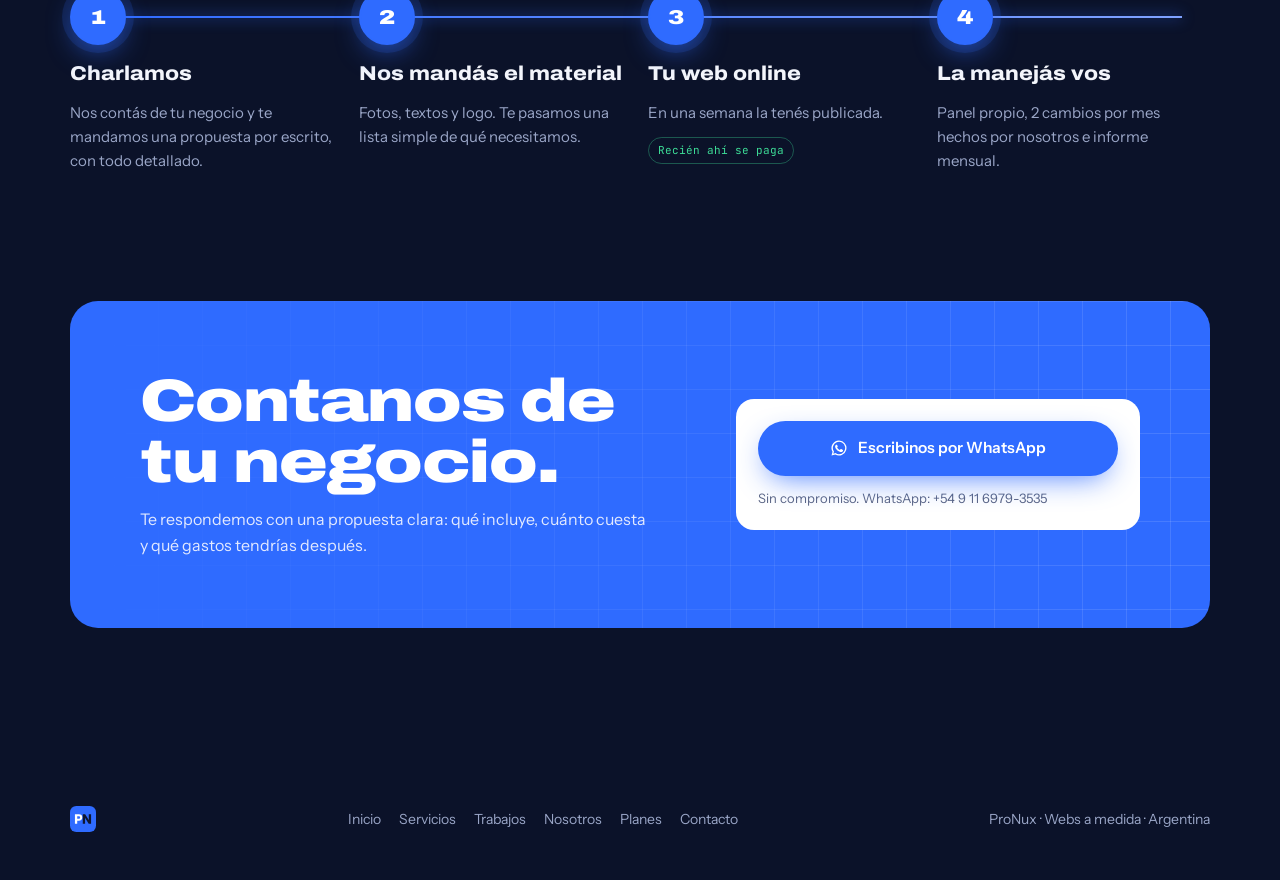
<file: nosotros.html>
<!doctype html>
<html lang="es">
<head>
<meta charset="utf-8">
<meta name="viewport" content="width=device-width, initial-scale=1, viewport-fit=cover">
<title>Nosotros · ProNux</title>
<meta name="description" content="Quiénes somos: venimos de un taller donde todo se hace a medida.">
<meta property="og:title" content="Nosotros · ProNux">
<meta property="og:description" content="Quiénes somos: venimos de un taller donde todo se hace a medida.">
<meta property="og:type" content="website">
<meta property="og:image" content="https://pronux.netlify.app/img/og-pronux.png">
<meta property="og:image:width" content="1200">
<meta property="og:image:height" content="630">
<meta property="og:url" content="https://pronux.netlify.app/">
<meta name="twitter:card" content="summary_large_image">
<link rel="apple-touch-icon" href="img/pronux-icono-512.png">
<meta name="theme-color" content="#0B1229">
<link rel="icon" type="image/svg+xml" href="img/favicon.svg">
<link rel="preconnect" href="https://fonts.googleapis.com">
<link rel="preconnect" href="https://fonts.gstatic.com" crossorigin>
<link rel="stylesheet" href="https://fonts.googleapis.com/css2?family=Archivo:wdth,wght@112,600;112,800;125,800;125,900&family=Instrument+Sans:wght@400;500;600&family=JetBrains+Mono:wght@500&display=swap">
<link rel="stylesheet" href="css/estilos.css">
</head>
<body>
<div class="progress" id="progress"></div>
<header class="nav">
  <div class="wrap">
    <a class="nav-logo" href="index.html" aria-label="ProNux, inicio">
      <svg viewBox="0 0 908.7 200" aria-hidden="true"><rect width="200" height="200" rx="48" fill="#FFFFFF"/><path fill="#0E1630" d="M37.9 136.4H55.5V112.8H67.6C84.4 112.8 95.1 103.3 95.1 88.2C95.1 73.1 84.5 63.6 67.7 63.6H37.9ZM55.5 98.2V78.2H66.5C73.5 78.2 77.9 82 77.9 88.2C77.9 94.4 73.5 98.2 66.5 98.2Z"/><path fill="#2F6BFF" d="M98.3 136.4H115.9V106.1C115.9 103 115.9 97 115.6 89.9C119.4 96.8 122.8 102.7 124.9 106.1L143.9 136.4H162.1V63.6H144.5V95.2C144.5 98.4 144.6 104.3 144.8 110.1C141.9 104.9 138.9 99.4 137.1 96.7L116.5 63.6H98.3Z"/><path fill="#FFFFFF" d="M248 172.8H283.2V125.7H307.4C341.1 125.7 362.4 106.6 362.4 76.5C362.4 46.3 341.3 27.2 307.6 27.2H248ZM283.2 96.5V56.3H305.1C319.2 56.3 328.1 64.1 328.1 76.5C328.1 88.8 319.2 96.5 305.1 96.5Z"/><path fill="#FFFFFF" d="M368.8 172.8H402.4V119.9C402.4 105.3 410.7 96.9 422.7 96.9C427.6 96.9 433.6 97.1 436 97.2V69.4C433.3 69.3 430.5 69.2 426.8 69.2C413.1 69.2 405.4 74.7 401.6 87.8H401.4V69.6H368.8Z"/><path fill="#FFFFFF" d="M490.5 175.1C522.9 175.1 544.7 153.9 544.7 121.2C544.7 88.7 522.9 67.3 490.5 67.3C458.2 67.3 436.2 88.7 436.2 121.2C436.2 153.9 458.2 175.1 490.5 175.1ZM490.5 148.3C478.7 148.3 470.3 138.7 470.3 121.2C470.3 103.8 478.8 94 490.5 94C502.3 94 510.8 103.8 510.8 121.2C510.8 138.7 502.3 148.3 490.5 148.3Z"/><path fill="#5B8CFF" d="M552.2 172.8H587.4V112.1C587.4 106.1 587.3 94 586.8 79.9C594.3 93.6 601.2 105.5 605.4 112.2L643.3 172.8H679.7V27.2H644.6V90.3C644.6 96.9 644.8 108.7 645.1 120.2C639.4 109.8 633.3 98.8 629.8 93.4L588.5 27.2H552.2Z"/><path fill="#5B8CFF" d="M726.9 175C742.5 175 752.9 167.9 759.7 156.1V172.8H792.9V69.6H759.4V125.7C759.4 139.7 752.5 146.3 741.9 146.3C731.2 146.3 725.1 139.6 725.1 127.4V69.6H691.5V134.5C691.5 159.9 704.6 175 726.9 175Z"/><path fill="#5B8CFF" d="M795.7 172.8H832.1L840.2 160C844 153.6 847.2 147.9 850.4 142.3C853.6 147.9 856.8 153.6 860.5 160L868.3 172.8H904.7L869 119.3L903.1 69.6H867.4L860.1 81.6C856.7 87.5 853.7 92.9 850.8 98.1C848 92.9 845 87.5 841.8 81.6L834.7 69.6H798.4L832 120.2Z"/></svg>
    </a>
    <nav class="nav-links" aria-label="Secciones">
      <a href="index.html">Inicio</a>
      <a href="servicios.html">Servicios</a>
      <a href="trabajos.html">Trabajos</a>
      <a href="nosotros.html">Nosotros</a>
      <a href="planes.html">Planes</a>
      <a href="contacto.html">Contacto</a>
    </nav>
    <a class="btn btn-primary mag nav-cta" href="contacto.html">Pedí tu propuesta</a>
    <button class="burger" id="burger" type="button" aria-label="Abrir menú" aria-expanded="false" aria-controls="mnav"><span></span><span></span><span></span></button>
  </div>
  <nav class="mnav" id="mnav" aria-label="Menú" hidden>
    <a href="index.html">Inicio</a><a href="servicios.html">Servicios</a><a href="trabajos.html">Trabajos</a><a href="nosotros.html">Nosotros</a><a href="planes.html">Planes</a><a href="contacto.html">Contacto</a>
    <a class="btn btn-primary" href="contacto.html">Pedí tu propuesta</a>
  </nav>
</header>
<main>
<section class="sec" id="nosotros">
  <div class="wrap">
    <div class="sec-head rv">
      <span class="eyebrow">Quiénes somos</span>
      <h2>Venimos de un taller donde todo se hace a medida.</h2>
    </div>
    <div class="about">
      <aside class="about-card rv">
        <div class="duo"><span class="av">P</span><span class="av b">P</span></div>
        <div class="who">
          <div><b>Pablo</b><span>Desarrollo web e inteligencia artificial</span></div>
          <div><b>Pedro</b><span>Fundador de Promuebles, socio en ProNux</span></div>
        </div>
        <ol class="timeline">
          <li><b>El comienzo</b>Más de un año formándonos en inteligencia artificial aplicada al desarrollo.</li>
          <li><b>iGNUX</b>Nuestra primera web.</li>
          <li><b>Promuebles</b>Renovamos la web de la fábrica: armador 3D, asistente y fichas de cada modelo.</li>
          <li><b>ProNux</b>Hoy llevamos lo mismo a otros negocios.</li>
        </ol>
      </aside>
      <div class="story rv">
        <p>Pedro fabrica camas a medida hace años. En su taller nada sale de un molde: cada pieza se piensa para la persona que la va a usar. Esa forma de trabajar es la base de todo lo que hacemos.</p>
        <p>Hace más de un año empezamos a formarnos en inteligencia artificial aplicada al desarrollo. Fueron <strong>muchas horas de prueba, error y aprendizaje</strong>. Empezamos con la web de iGNUX y, cuando llegó el momento de renovar la de Promuebles, nos animamos a ir más allá de lo que se suele ver en una web.</p>
        <p class="quote">Ahí nos dimos cuenta de que prácticamente no hay límites: lo que imaginábamos, lo podíamos hacer.</p>
        <p>Así nació un armador donde el cliente arma su cama en 3D y la ve con el color real, un asistente que responde consultas y una web que la gente recorre con ganas. No una web para leer, una web para usar.</p>
        <p>ProNux nace de ahí. Queremos que cada comercio y cada pyme tenga una web hecha a su medida, como un mueble bien hecho: <strong>pensada para su negocio, fácil de usar y con alguien del otro lado</strong> que responde cuando la necesitás.</p>
      </div>
    </div>
  </div>
</section>
<section class="sec" id="proceso">
  <div class="wrap">
    <div class="sec-head rv">
      <span class="eyebrow">Cómo trabajamos</span>
      <h2>De la charla a tu web online, en una semana.</h2>
    </div>
    <div class="steps" id="steps">
      <div class="track-line"><i></i></div>
      <div class="step"><span class="num">1</span><h3>Charlamos</h3><p>Nos contás de tu negocio y te mandamos una propuesta por escrito, con todo detallado.</p></div>
      <div class="step"><span class="num">2</span><h3>Nos mandás el material</h3><p>Fotos, textos y logo. Te pasamos una lista simple de qué necesitamos.</p></div>
      <div class="step"><span class="num">3</span><h3>Tu web online</h3><p>En una semana la tenés publicada.</p><span class="chip">Recién ahí se paga</span></div>
      <div class="step"><span class="num">4</span><h3>La manejás vos</h3><p>Panel propio, 2 cambios por mes hechos por nosotros e informe mensual.</p></div>
    </div>
  </div>
</section>
<section class="sec" id="contacto" style="padding-top:0">
  <div class="wrap">
    <div class="cta rv">
      <div>
        <h2>Contanos de tu negocio.</h2>
        <p>Te respondemos con una propuesta clara: qué incluye, cuánto cuesta y qué gastos tendrías después.</p>
      </div>
      <div class="cta-box">
        <a class="btn btn-primary mag" id="waBtn" href="https://wa.me/5491169793535?text=Hola%20ProNux%2C%20quiero%20consultar%20por%20una%20web%20para%20mi%20negocio" target="_blank" rel="noopener">
          <svg viewBox="0 0 24 24" fill="currentColor"><path d="M12 2a10 10 0 00-8.6 15.1L2 22l5-1.3A10 10 0 1012 2zm0 18.2a8.2 8.2 0 01-4.2-1.2l-.3-.2-3 .8.8-2.9-.2-.3A8.2 8.2 0 1112 20.2zm4.5-6.1c-.2-.1-1.5-.7-1.7-.8s-.4-.1-.6.1-.7.8-.8 1-.3.2-.5.1a6.7 6.7 0 01-3.3-2.9c-.2-.4.2-.4.7-1.3.1-.2 0-.3 0-.4l-.8-1.8c-.2-.5-.4-.4-.6-.4h-.5a1 1 0 00-.7.3 3 3 0 00-.9 2.2 5.1 5.1 0 001.1 2.7 11.6 11.6 0 004.4 3.9c1.6.7 2.3.8 3.1.6a2.7 2.7 0 001.8-1.3 2.2 2.2 0 00.2-1.3c-.1-.1-.3-.2-.5-.3z"/></svg>
          Escribinos por WhatsApp</a>
        <small>Sin compromiso. WhatsApp: +54 9 11 6979-3535</small>
      </div>
    </div>
  </div>
</section>
</main>
<footer>
  <div class="wrap">
    <svg viewBox="0 0 512 512" aria-label="ProNux"><rect width="512" height="512" rx="122.88" fill="#2F6BFF"/><path fill="#FFFFFF" d="M97 349.1H142V288.9H173C216.2 288.9 243.4 264.5 243.4 225.9C243.4 187.3 216.4 162.9 173.3 162.9H97ZM142 251.5V200.1H170.2C188.2 200.1 199.5 210 199.5 225.9C199.5 241.6 188.2 251.5 170.2 251.5Z"/><path fill="#0E1630" d="M251.7 349.1H296.7V271.5C296.7 263.8 296.6 248.4 296 230.3C305.6 247.8 314.5 263 319.8 271.6L368.3 349.1H415V162.9H370V243.6C370 252 370.2 267.1 370.6 281.9C363.3 268.5 355.5 254.5 351.1 247.5L298.2 162.9H251.7Z"/></svg>
    <nav aria-label="Pie de página"><a href="index.html">Inicio</a><a href="servicios.html">Servicios</a><a href="trabajos.html">Trabajos</a><a href="nosotros.html">Nosotros</a><a href="planes.html">Planes</a><a href="contacto.html">Contacto</a></nav>
    <span>ProNux · Webs a medida · Argentina</span>
  </div>
</footer>
<a class="wa-float" href="https://wa.me/5491169793535?text=Hola%20ProNux%2C%20quiero%20consultar%20por%20una%20web%20para%20mi%20negocio" target="_blank" rel="noopener" aria-label="Escribinos por WhatsApp"><span class="wa-tip">¿Hablamos?</span><svg viewBox="0 0 24 24"><path d="M12 2a10 10 0 00-8.6 15.1L2 22l5-1.3A10 10 0 1012 2zm0 18.2a8.2 8.2 0 01-4.2-1.2l-.3-.2-3 .8.8-2.9-.2-.3A8.2 8.2 0 1112 20.2zm4.5-6.1c-.2-.1-1.5-.7-1.7-.8s-.4-.1-.6.1-.7.8-.8 1-.3.2-.5.1a6.7 6.7 0 01-3.3-2.9c-.2-.4.2-.4.7-1.3.1-.2 0-.3 0-.4l-.8-1.8c-.2-.5-.4-.4-.6-.4h-.5a1 1 0 00-.7.3 3 3 0 00-.9 2.2 5.1 5.1 0 001.1 2.7 11.6 11.6 0 004.4 3.9c1.6.7 2.3.8 3.1.6a2.7 2.7 0 001.8-1.3 2.2 2.2 0 00.2-1.3c-.1-.1-.3-.2-.5-.3z"/></svg></a>
<div class="toast" id="toast" role="status" aria-live="polite"><i></i><span id="toastTxt">Publicado</span></div>
<script src="js/main.js" defer></script>
</body>
</html>
</file>
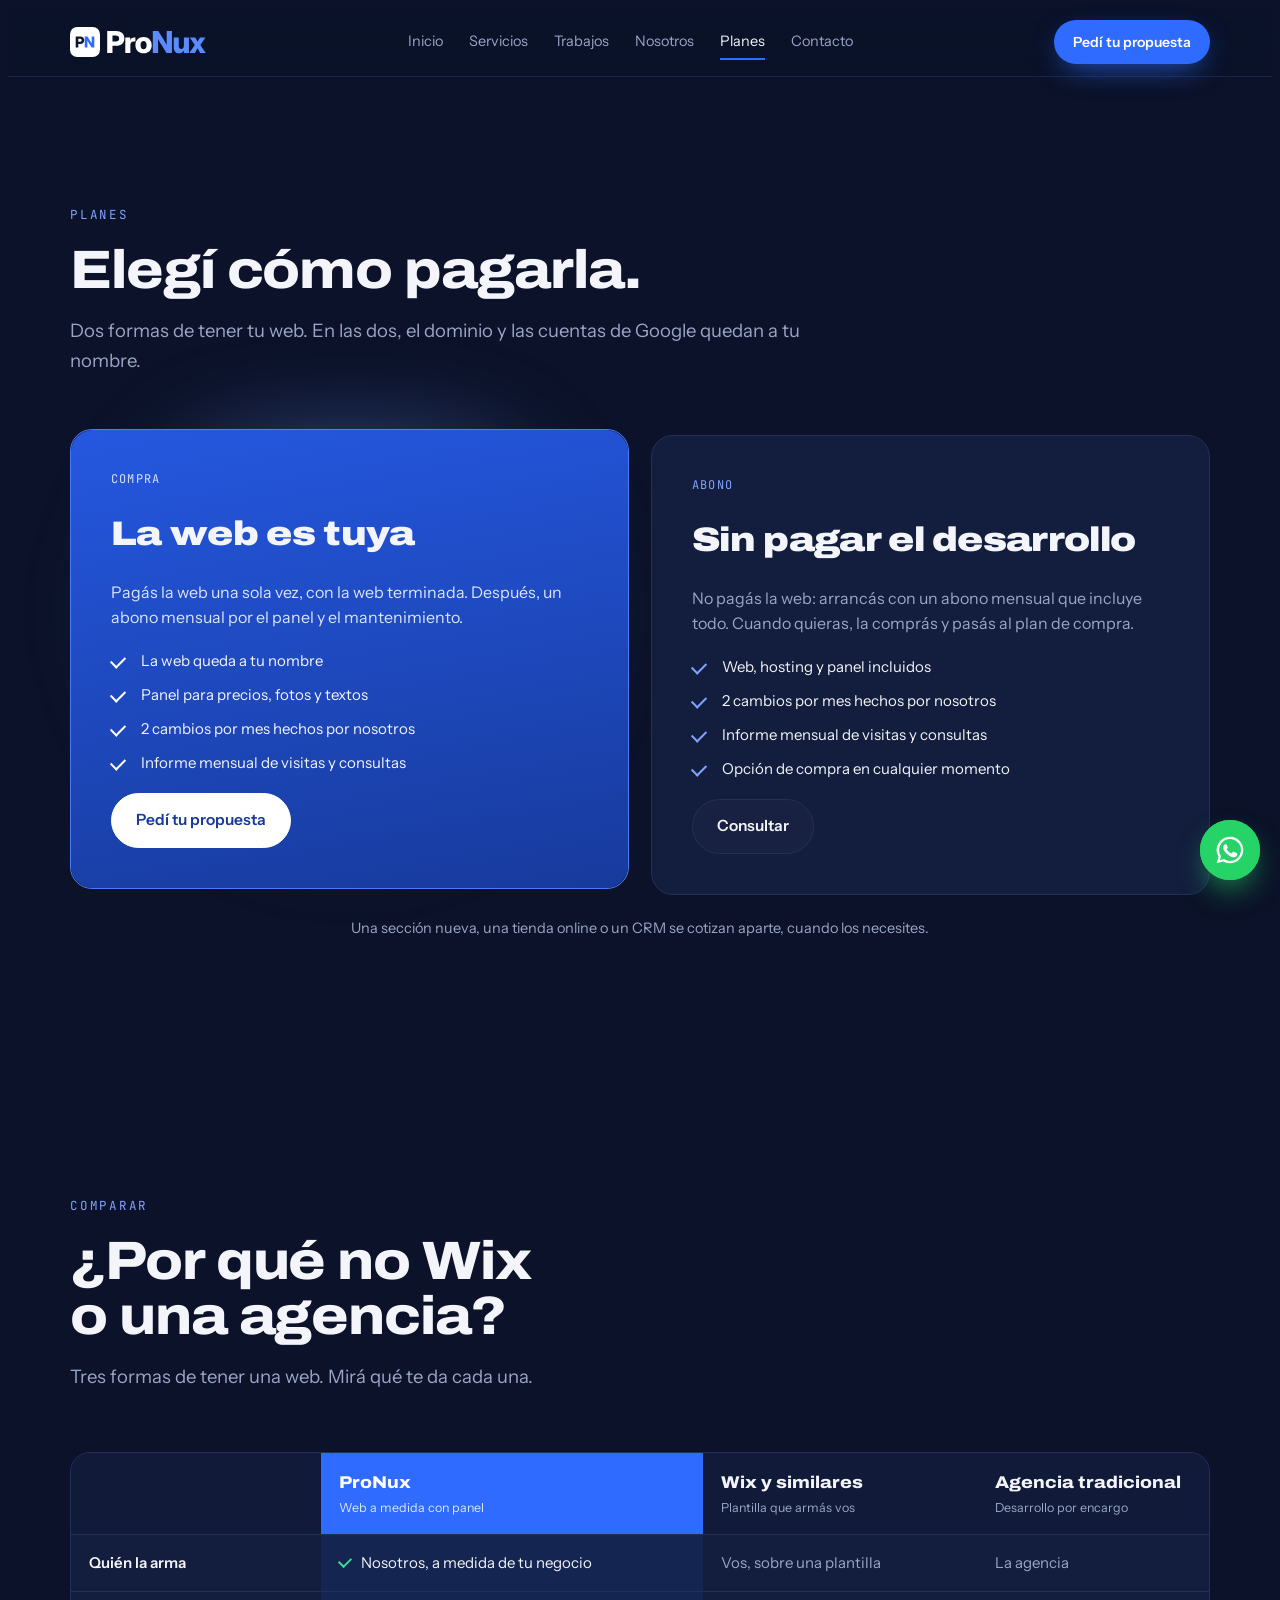
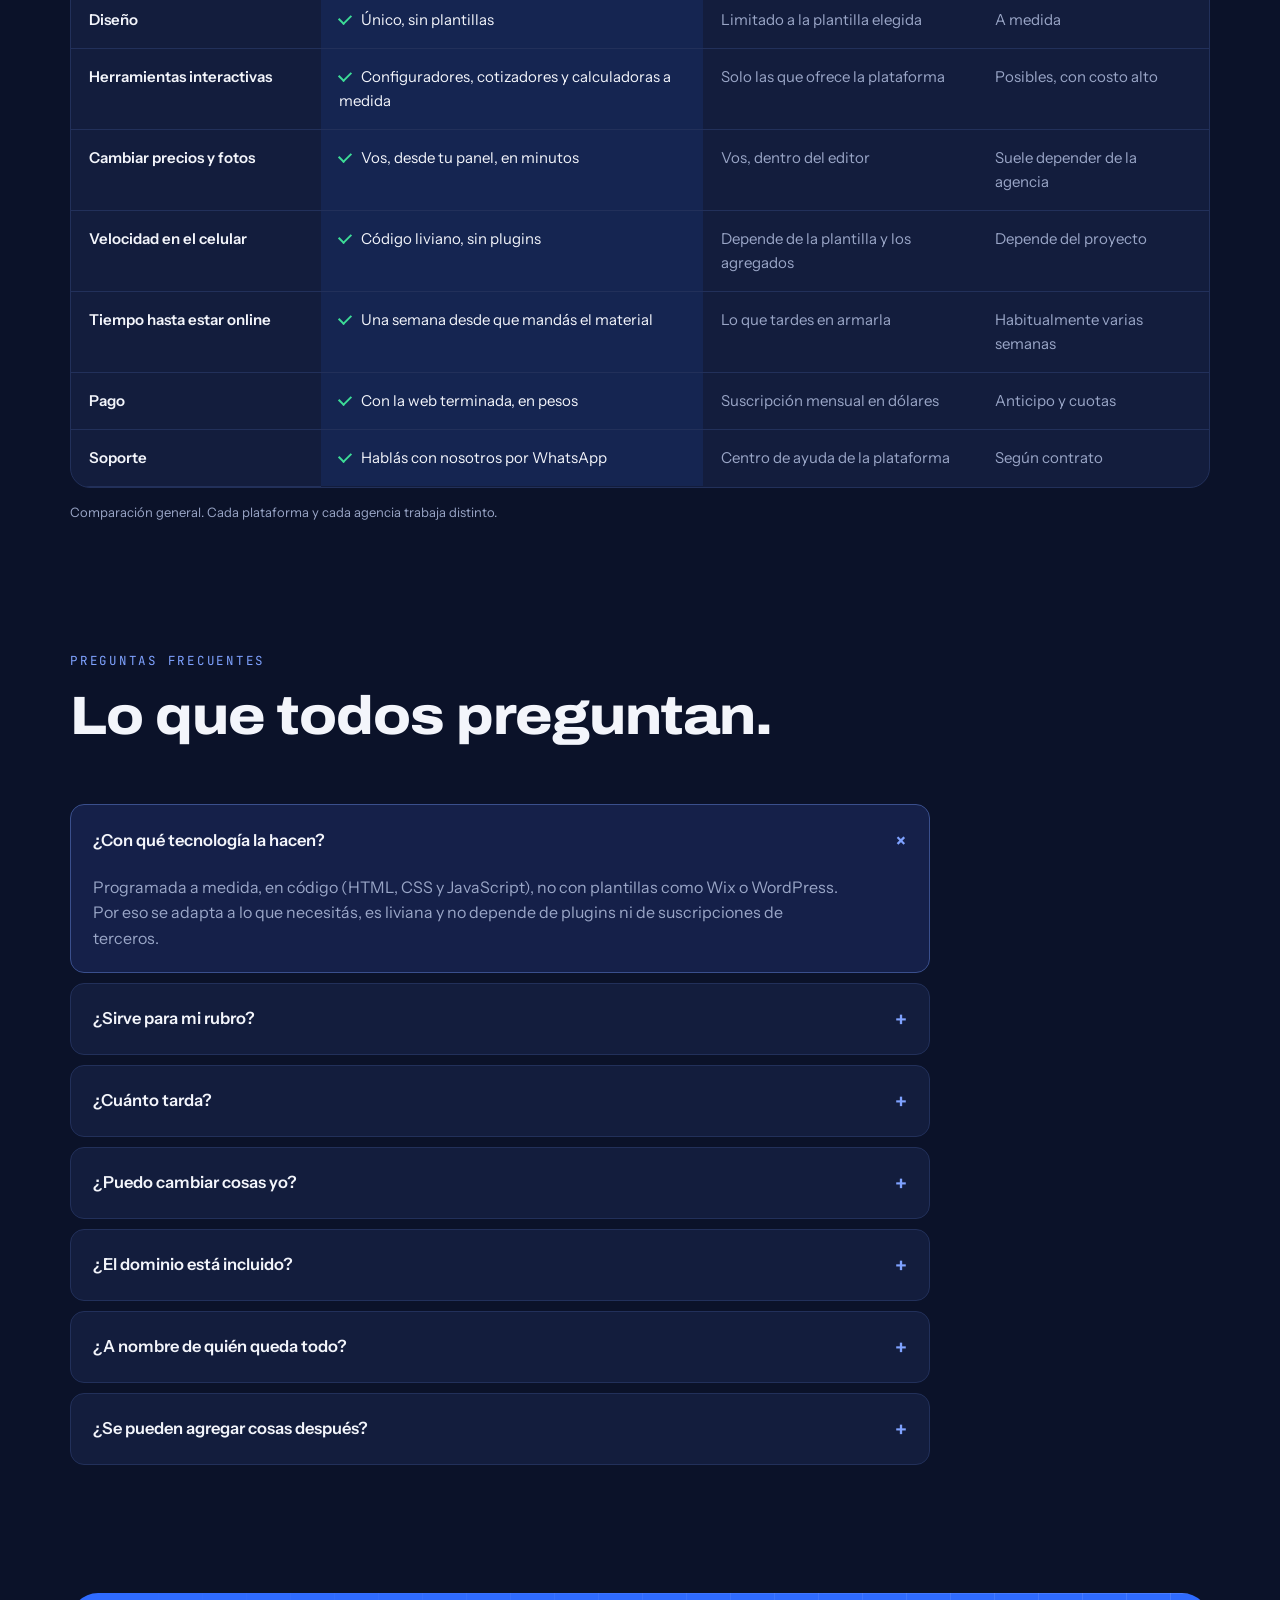
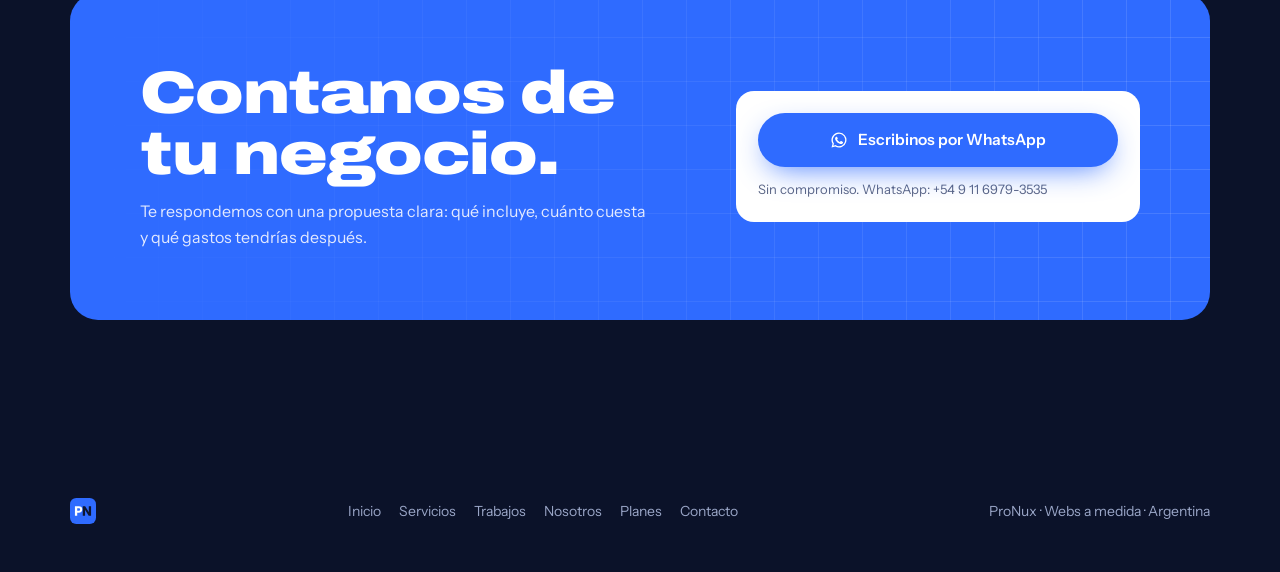
<file: planes.html>
<!doctype html>
<html lang="es">
<head>
<meta charset="utf-8">
<meta name="viewport" content="width=device-width, initial-scale=1, viewport-fit=cover">
<title>Planes · ProNux</title>
<meta name="description" content="Planes de compra y abono, comparación con Wix y agencias, y preguntas frecuentes.">
<meta property="og:title" content="Planes · ProNux">
<meta property="og:description" content="Planes de compra y abono, comparación con Wix y agencias, y preguntas frecuentes.">
<meta property="og:type" content="website">
<meta property="og:image" content="https://pronux.netlify.app/img/og-pronux.png">
<meta property="og:image:width" content="1200">
<meta property="og:image:height" content="630">
<meta property="og:url" content="https://pronux.netlify.app/">
<meta name="twitter:card" content="summary_large_image">
<link rel="apple-touch-icon" href="img/pronux-icono-512.png">
<meta name="theme-color" content="#0B1229">
<link rel="icon" type="image/svg+xml" href="img/favicon.svg">
<link rel="preconnect" href="https://fonts.googleapis.com">
<link rel="preconnect" href="https://fonts.gstatic.com" crossorigin>
<link rel="stylesheet" href="https://fonts.googleapis.com/css2?family=Archivo:wdth,wght@112,600;112,800;125,800;125,900&family=Instrument+Sans:wght@400;500;600&family=JetBrains+Mono:wght@500&display=swap">
<link rel="stylesheet" href="css/estilos.css">
</head>
<body>
<div class="progress" id="progress"></div>
<header class="nav">
  <div class="wrap">
    <a class="nav-logo" href="index.html" aria-label="ProNux, inicio">
      <svg viewBox="0 0 908.7 200" aria-hidden="true"><rect width="200" height="200" rx="48" fill="#FFFFFF"/><path fill="#0E1630" d="M37.9 136.4H55.5V112.8H67.6C84.4 112.8 95.1 103.3 95.1 88.2C95.1 73.1 84.5 63.6 67.7 63.6H37.9ZM55.5 98.2V78.2H66.5C73.5 78.2 77.9 82 77.9 88.2C77.9 94.4 73.5 98.2 66.5 98.2Z"/><path fill="#2F6BFF" d="M98.3 136.4H115.9V106.1C115.9 103 115.9 97 115.6 89.9C119.4 96.8 122.8 102.7 124.9 106.1L143.9 136.4H162.1V63.6H144.5V95.2C144.5 98.4 144.6 104.3 144.8 110.1C141.9 104.9 138.9 99.4 137.1 96.7L116.5 63.6H98.3Z"/><path fill="#FFFFFF" d="M248 172.8H283.2V125.7H307.4C341.1 125.7 362.4 106.6 362.4 76.5C362.4 46.3 341.3 27.2 307.6 27.2H248ZM283.2 96.5V56.3H305.1C319.2 56.3 328.1 64.1 328.1 76.5C328.1 88.8 319.2 96.5 305.1 96.5Z"/><path fill="#FFFFFF" d="M368.8 172.8H402.4V119.9C402.4 105.3 410.7 96.9 422.7 96.9C427.6 96.9 433.6 97.1 436 97.2V69.4C433.3 69.3 430.5 69.2 426.8 69.2C413.1 69.2 405.4 74.7 401.6 87.8H401.4V69.6H368.8Z"/><path fill="#FFFFFF" d="M490.5 175.1C522.9 175.1 544.7 153.9 544.7 121.2C544.7 88.7 522.9 67.3 490.5 67.3C458.2 67.3 436.2 88.7 436.2 121.2C436.2 153.9 458.2 175.1 490.5 175.1ZM490.5 148.3C478.7 148.3 470.3 138.7 470.3 121.2C470.3 103.8 478.8 94 490.5 94C502.3 94 510.8 103.8 510.8 121.2C510.8 138.7 502.3 148.3 490.5 148.3Z"/><path fill="#5B8CFF" d="M552.2 172.8H587.4V112.1C587.4 106.1 587.3 94 586.8 79.9C594.3 93.6 601.2 105.5 605.4 112.2L643.3 172.8H679.7V27.2H644.6V90.3C644.6 96.9 644.8 108.7 645.1 120.2C639.4 109.8 633.3 98.8 629.8 93.4L588.5 27.2H552.2Z"/><path fill="#5B8CFF" d="M726.9 175C742.5 175 752.9 167.9 759.7 156.1V172.8H792.9V69.6H759.4V125.7C759.4 139.7 752.5 146.3 741.9 146.3C731.2 146.3 725.1 139.6 725.1 127.4V69.6H691.5V134.5C691.5 159.9 704.6 175 726.9 175Z"/><path fill="#5B8CFF" d="M795.7 172.8H832.1L840.2 160C844 153.6 847.2 147.9 850.4 142.3C853.6 147.9 856.8 153.6 860.5 160L868.3 172.8H904.7L869 119.3L903.1 69.6H867.4L860.1 81.6C856.7 87.5 853.7 92.9 850.8 98.1C848 92.9 845 87.5 841.8 81.6L834.7 69.6H798.4L832 120.2Z"/></svg>
    </a>
    <nav class="nav-links" aria-label="Secciones">
      <a href="index.html">Inicio</a>
      <a href="servicios.html">Servicios</a>
      <a href="trabajos.html">Trabajos</a>
      <a href="nosotros.html">Nosotros</a>
      <a href="planes.html">Planes</a>
      <a href="contacto.html">Contacto</a>
    </nav>
    <a class="btn btn-primary mag nav-cta" href="contacto.html">Pedí tu propuesta</a>
    <button class="burger" id="burger" type="button" aria-label="Abrir menú" aria-expanded="false" aria-controls="mnav"><span></span><span></span><span></span></button>
  </div>
  <nav class="mnav" id="mnav" aria-label="Menú" hidden>
    <a href="index.html">Inicio</a><a href="servicios.html">Servicios</a><a href="trabajos.html">Trabajos</a><a href="nosotros.html">Nosotros</a><a href="planes.html">Planes</a><a href="contacto.html">Contacto</a>
    <a class="btn btn-primary" href="contacto.html">Pedí tu propuesta</a>
  </nav>
</header>
<main>
<section class="sec" id="planes">
  <div class="wrap">
    <div class="sec-head rv">
      <span class="eyebrow">Planes</span>
      <h2>Elegí cómo pagarla.</h2>
      <p class="lead">Dos formas de tener tu web. En las dos, el dominio y las cuentas de Google quedan a tu nombre.</p>
    </div>
    <div class="plans" id="plans">
      <div class="plan lit rv">
        <span class="tag">Compra</span>
        <h3>La web es tuya</h3>
        <p class="d">Pagás la web una sola vez, con la web terminada. Después, un abono mensual por el panel y el mantenimiento.</p>
        <ul><li>La web queda a tu nombre</li><li>Panel para precios, fotos y textos</li><li>2 cambios por mes hechos por nosotros</li><li>Informe mensual de visitas y consultas</li></ul>
        <a class="btn btn-ghost" href="contacto.html">Pedí tu propuesta</a>
      </div>
      <div class="plan rv">
        <span class="tag">Abono</span>
        <h3>Sin pagar el desarrollo</h3>
        <p class="d">No pagás la web: arrancás con un abono mensual que incluye todo. Cuando quieras, la comprás y pasás al plan de compra.</p>
        <ul><li>Web, hosting y panel incluidos</li><li>2 cambios por mes hechos por nosotros</li><li>Informe mensual de visitas y consultas</li><li>Opción de compra en cualquier momento</li></ul>
        <a class="btn btn-ghost" href="contacto.html">Consultar</a>
      </div>
    </div>
    <p class="note">Una sección nueva, una tienda online o un CRM se cotizan aparte, cuando los necesites.</p>
  </div>
</section>
<section class="sec" id="comparar">
  <div class="wrap">
    <div class="sec-head rv">
      <span class="eyebrow">Comparar</span>
      <h2>¿Por qué no Wix o una agencia?</h2>
      <p class="lead">Tres formas de tener una web. Mirá qué te da cada una.</p>
    </div>
    <div class="cmp-wrap rv">
      <table class="cmp">
        <thead><tr><th></th><th class="us">ProNux<small>Web a medida con panel</small></th><th>Wix y similares<small>Plantilla que armás vos</small></th><th>Agencia tradicional<small>Desarrollo por encargo</small></th></tr></thead>
        <tbody>
          <tr><th>Quién la arma</th><td class="us">Nosotros, a medida de tu negocio</td><td>Vos, sobre una plantilla</td><td>La agencia</td></tr>
          <tr><th>Diseño</th><td class="us">Único, sin plantillas</td><td>Limitado a la plantilla elegida</td><td>A medida</td></tr>
          <tr><th>Herramientas interactivas</th><td class="us">Configuradores, cotizadores y calculadoras a medida</td><td>Solo las que ofrece la plataforma</td><td>Posibles, con costo alto</td></tr>
          <tr><th>Cambiar precios y fotos</th><td class="us">Vos, desde tu panel, en minutos</td><td>Vos, dentro del editor</td><td>Suele depender de la agencia</td></tr>
          <tr><th>Velocidad en el celular</th><td class="us">Código liviano, sin plugins</td><td>Depende de la plantilla y los agregados</td><td>Depende del proyecto</td></tr>
          <tr><th>Tiempo hasta estar online</th><td class="us">Una semana desde que mandás el material</td><td>Lo que tardes en armarla</td><td>Habitualmente varias semanas</td></tr>
          <tr><th>Pago</th><td class="us">Con la web terminada, en pesos</td><td>Suscripción mensual en dólares</td><td>Anticipo y cuotas</td></tr>
          <tr><th>Soporte</th><td class="us">Hablás con nosotros por WhatsApp</td><td>Centro de ayuda de la plataforma</td><td>Según contrato</td></tr>
        </tbody>
      </table>
    </div>
    <p class="cmp-note">Comparación general. Cada plataforma y cada agencia trabaja distinto.</p>
  </div>
</section>
<section class="sec" id="preguntas" style="padding-top:0">
  <div class="wrap">
    <div class="sec-head rv">
      <span class="eyebrow">Preguntas frecuentes</span>
      <h2>Lo que todos preguntan.</h2>
    </div>
    <div class="faq">
      <details open><summary>¿Con qué tecnología la hacen?</summary><p>Programada a medida, en código (HTML, CSS y JavaScript), no con plantillas como Wix o WordPress. Por eso se adapta a lo que necesitás, es liviana y no depende de plugins ni de suscripciones de terceros.</p></details>
      <details><summary>¿Sirve para mi rubro?</summary><p>Sí. Cada web se hace a medida del negocio: comercios, fábricas, gastronomía, servicios profesionales o productos propios. Las herramientas se arman según lo que vendés.</p></details>
      <details><summary>¿Cuánto tarda?</summary><p>Una semana desde que nos mandás el material: fotos, textos y logo. No pedimos pago anticipado: se paga con la web terminada.</p></details>
      <details><summary>¿Puedo cambiar cosas yo?</summary><p>Sí. Desde el panel cambiás precios, fotos, trabajos y textos cuando quieras. Además, el abono incluye 2 cambios por mes hechos por nosotros sobre las secciones existentes.</p></details>
      <details><summary>¿El dominio está incluido?</summary><p>El dominio se registra en NIC Argentina a tu nombre, porque va vinculado a tu CUIT. Te guiamos paso a paso, o lo registramos nosotros si preferís.</p></details>
      <details><summary>¿A nombre de quién queda todo?</summary><p>El dominio y las cuentas de Google, siempre a tu nombre. La web es tuya en el plan de compra; en el plan de abono es un servicio mientras dure, con opción de comprarla cuando quieras.</p></details>
      <details><summary>¿Se pueden agregar cosas después?</summary><p>Sí. Al estar hecha a medida, se agrega una tienda online, un CRM o una sección nueva sin rehacer la web.</p></details>
    </div>
  </div>
</section>
<section class="sec" id="contacto" style="padding-top:0">
  <div class="wrap">
    <div class="cta rv">
      <div>
        <h2>Contanos de tu negocio.</h2>
        <p>Te respondemos con una propuesta clara: qué incluye, cuánto cuesta y qué gastos tendrías después.</p>
      </div>
      <div class="cta-box">
        <a class="btn btn-primary mag" id="waBtn" href="https://wa.me/5491169793535?text=Hola%20ProNux%2C%20quiero%20consultar%20por%20una%20web%20para%20mi%20negocio" target="_blank" rel="noopener">
          <svg viewBox="0 0 24 24" fill="currentColor"><path d="M12 2a10 10 0 00-8.6 15.1L2 22l5-1.3A10 10 0 1012 2zm0 18.2a8.2 8.2 0 01-4.2-1.2l-.3-.2-3 .8.8-2.9-.2-.3A8.2 8.2 0 1112 20.2zm4.5-6.1c-.2-.1-1.5-.7-1.7-.8s-.4-.1-.6.1-.7.8-.8 1-.3.2-.5.1a6.7 6.7 0 01-3.3-2.9c-.2-.4.2-.4.7-1.3.1-.2 0-.3 0-.4l-.8-1.8c-.2-.5-.4-.4-.6-.4h-.5a1 1 0 00-.7.3 3 3 0 00-.9 2.2 5.1 5.1 0 001.1 2.7 11.6 11.6 0 004.4 3.9c1.6.7 2.3.8 3.1.6a2.7 2.7 0 001.8-1.3 2.2 2.2 0 00.2-1.3c-.1-.1-.3-.2-.5-.3z"/></svg>
          Escribinos por WhatsApp</a>
        <small>Sin compromiso. WhatsApp: +54 9 11 6979-3535</small>
      </div>
    </div>
  </div>
</section>
</main>
<footer>
  <div class="wrap">
    <svg viewBox="0 0 512 512" aria-label="ProNux"><rect width="512" height="512" rx="122.88" fill="#2F6BFF"/><path fill="#FFFFFF" d="M97 349.1H142V288.9H173C216.2 288.9 243.4 264.5 243.4 225.9C243.4 187.3 216.4 162.9 173.3 162.9H97ZM142 251.5V200.1H170.2C188.2 200.1 199.5 210 199.5 225.9C199.5 241.6 188.2 251.5 170.2 251.5Z"/><path fill="#0E1630" d="M251.7 349.1H296.7V271.5C296.7 263.8 296.6 248.4 296 230.3C305.6 247.8 314.5 263 319.8 271.6L368.3 349.1H415V162.9H370V243.6C370 252 370.2 267.1 370.6 281.9C363.3 268.5 355.5 254.5 351.1 247.5L298.2 162.9H251.7Z"/></svg>
    <nav aria-label="Pie de página"><a href="index.html">Inicio</a><a href="servicios.html">Servicios</a><a href="trabajos.html">Trabajos</a><a href="nosotros.html">Nosotros</a><a href="planes.html">Planes</a><a href="contacto.html">Contacto</a></nav>
    <span>ProNux · Webs a medida · Argentina</span>
  </div>
</footer>
<a class="wa-float" href="https://wa.me/5491169793535?text=Hola%20ProNux%2C%20quiero%20consultar%20por%20una%20web%20para%20mi%20negocio" target="_blank" rel="noopener" aria-label="Escribinos por WhatsApp"><span class="wa-tip">¿Hablamos?</span><svg viewBox="0 0 24 24"><path d="M12 2a10 10 0 00-8.6 15.1L2 22l5-1.3A10 10 0 1012 2zm0 18.2a8.2 8.2 0 01-4.2-1.2l-.3-.2-3 .8.8-2.9-.2-.3A8.2 8.2 0 1112 20.2zm4.5-6.1c-.2-.1-1.5-.7-1.7-.8s-.4-.1-.6.1-.7.8-.8 1-.3.2-.5.1a6.7 6.7 0 01-3.3-2.9c-.2-.4.2-.4.7-1.3.1-.2 0-.3 0-.4l-.8-1.8c-.2-.5-.4-.4-.6-.4h-.5a1 1 0 00-.7.3 3 3 0 00-.9 2.2 5.1 5.1 0 001.1 2.7 11.6 11.6 0 004.4 3.9c1.6.7 2.3.8 3.1.6a2.7 2.7 0 001.8-1.3 2.2 2.2 0 00.2-1.3c-.1-.1-.3-.2-.5-.3z"/></svg></a>
<div class="toast" id="toast" role="status" aria-live="polite"><i></i><span id="toastTxt">Publicado</span></div>
<script src="js/main.js" defer></script>
</body>
</html>
</file>
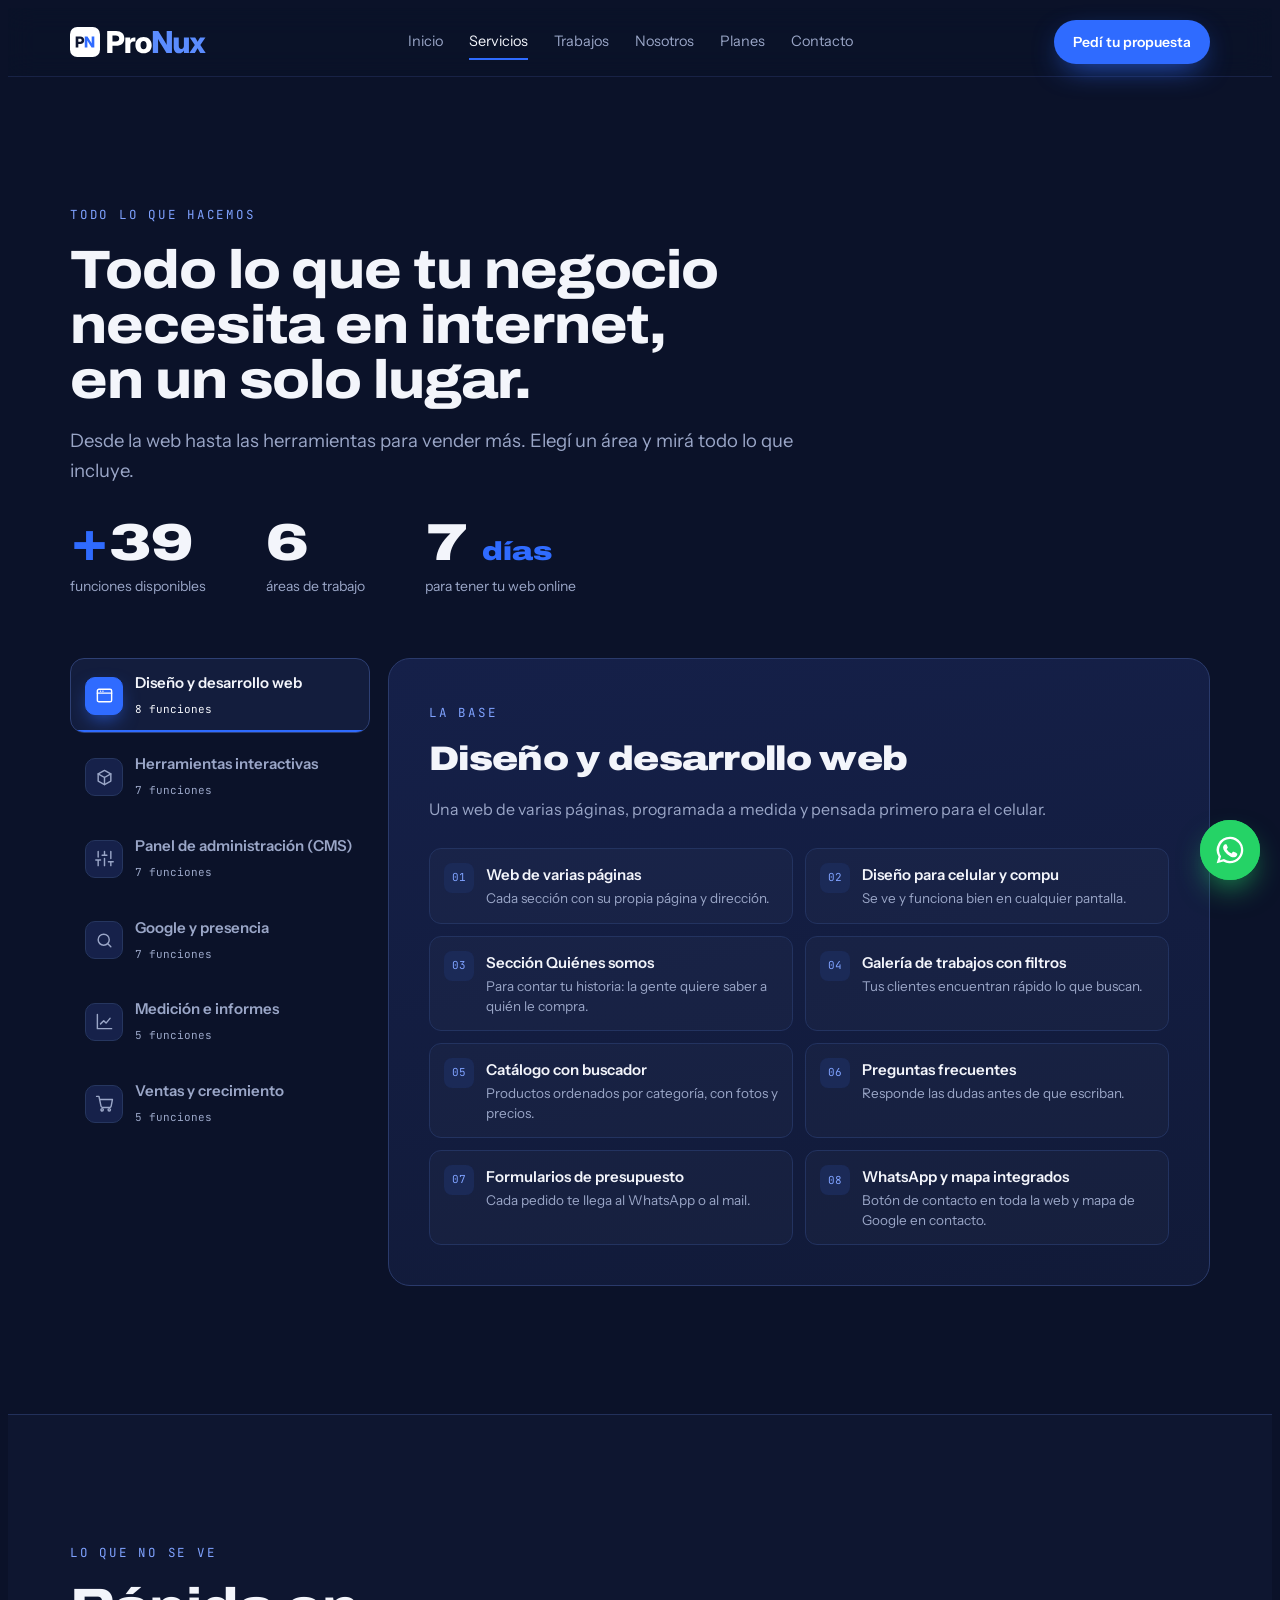
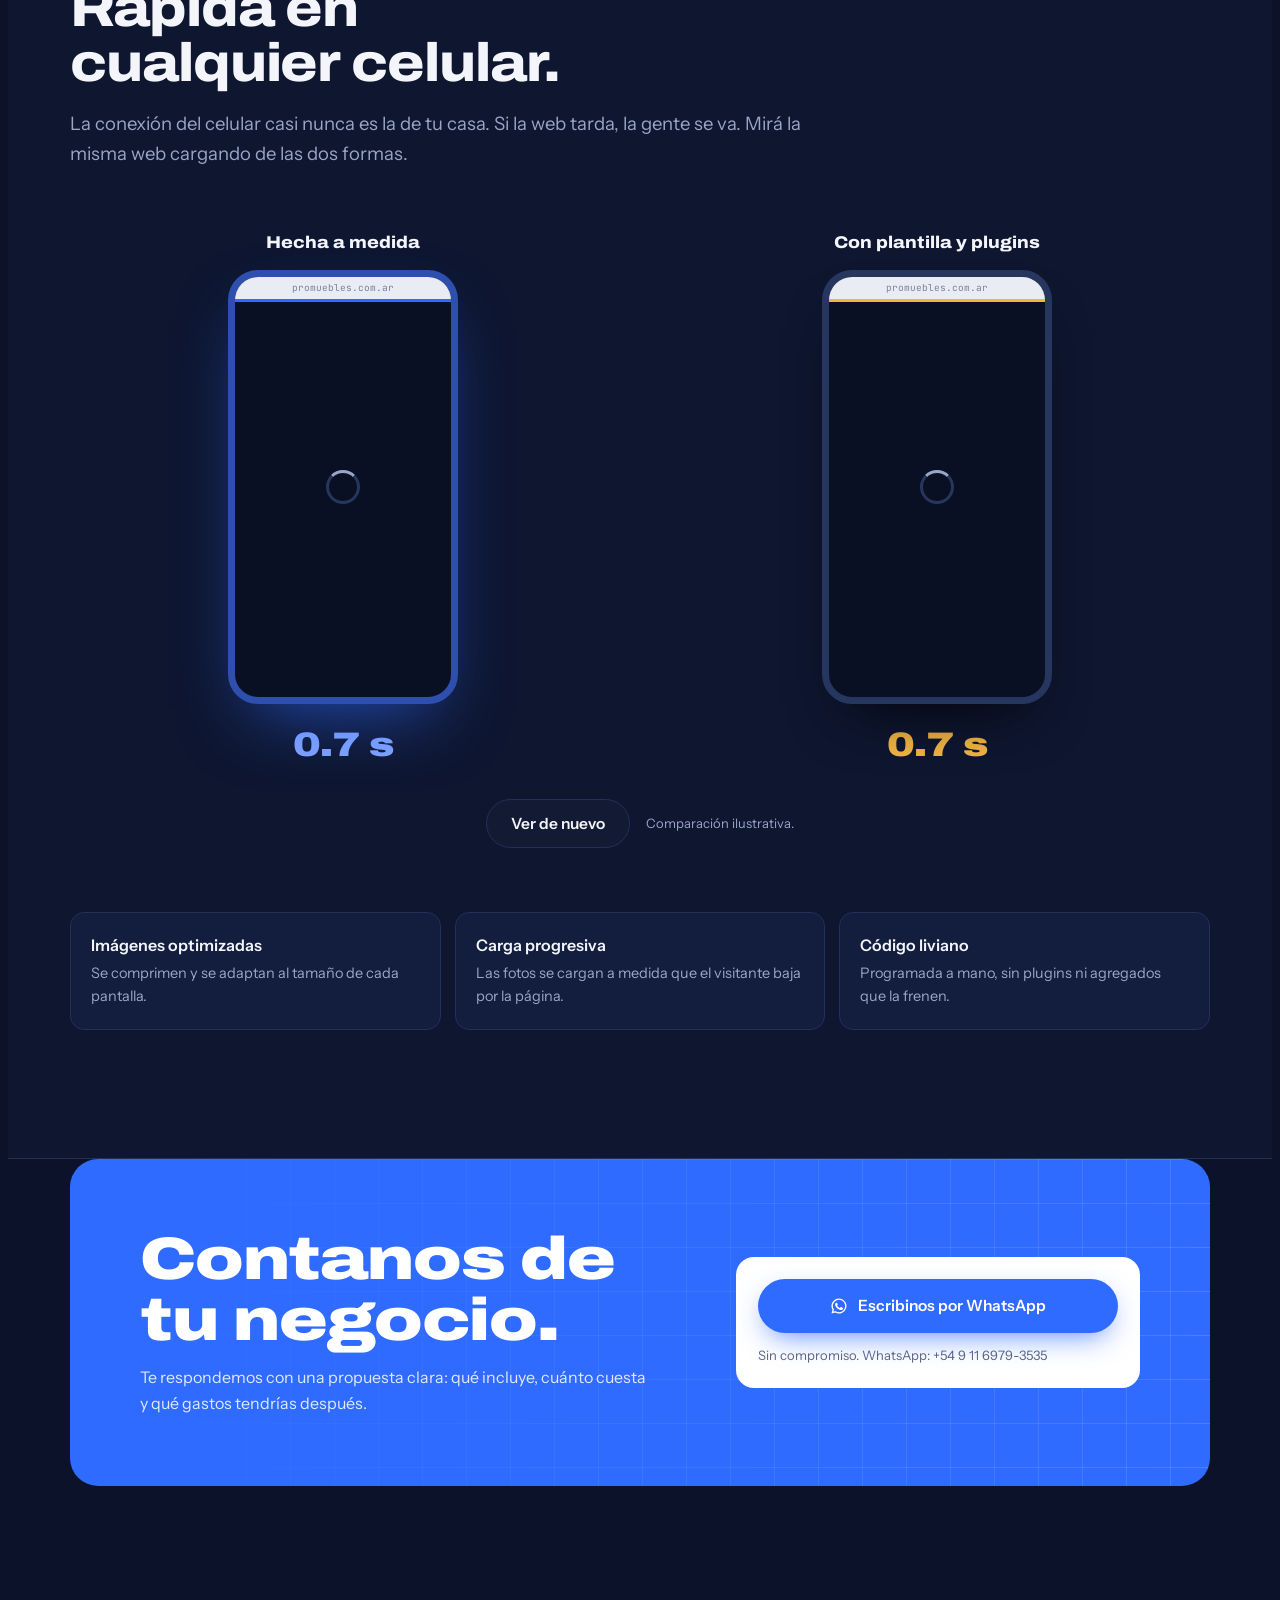
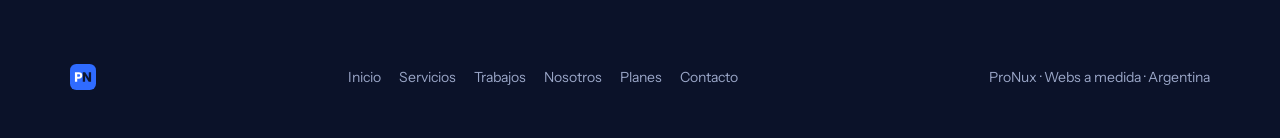
<file: servicios.html>
<!doctype html>
<html lang="es">
<head>
<meta charset="utf-8">
<meta name="viewport" content="width=device-width, initial-scale=1, viewport-fit=cover">
<title>Servicios · ProNux</title>
<meta name="description" content="Todo lo que hacemos: diseño y desarrollo web, herramientas interactivas, panel de administración, Google, medición y ventas.">
<meta property="og:title" content="Servicios · ProNux">
<meta property="og:description" content="Todo lo que hacemos: diseño y desarrollo web, herramientas interactivas, panel de administración, Google, medición y ventas.">
<meta property="og:type" content="website">
<meta property="og:image" content="https://pronux.netlify.app/img/og-pronux.png">
<meta property="og:image:width" content="1200">
<meta property="og:image:height" content="630">
<meta property="og:url" content="https://pronux.netlify.app/">
<meta name="twitter:card" content="summary_large_image">
<link rel="apple-touch-icon" href="img/pronux-icono-512.png">
<meta name="theme-color" content="#0B1229">
<link rel="icon" type="image/svg+xml" href="img/favicon.svg">
<link rel="preconnect" href="https://fonts.googleapis.com">
<link rel="preconnect" href="https://fonts.gstatic.com" crossorigin>
<link rel="stylesheet" href="https://fonts.googleapis.com/css2?family=Archivo:wdth,wght@112,600;112,800;125,800;125,900&family=Instrument+Sans:wght@400;500;600&family=JetBrains+Mono:wght@500&display=swap">
<link rel="stylesheet" href="css/estilos.css">
</head>
<body>
<div class="progress" id="progress"></div>
<header class="nav">
  <div class="wrap">
    <a class="nav-logo" href="index.html" aria-label="ProNux, inicio">
      <svg viewBox="0 0 908.7 200" aria-hidden="true"><rect width="200" height="200" rx="48" fill="#FFFFFF"/><path fill="#0E1630" d="M37.9 136.4H55.5V112.8H67.6C84.4 112.8 95.1 103.3 95.1 88.2C95.1 73.1 84.5 63.6 67.7 63.6H37.9ZM55.5 98.2V78.2H66.5C73.5 78.2 77.9 82 77.9 88.2C77.9 94.4 73.5 98.2 66.5 98.2Z"/><path fill="#2F6BFF" d="M98.3 136.4H115.9V106.1C115.9 103 115.9 97 115.6 89.9C119.4 96.8 122.8 102.7 124.9 106.1L143.9 136.4H162.1V63.6H144.5V95.2C144.5 98.4 144.6 104.3 144.8 110.1C141.9 104.9 138.9 99.4 137.1 96.7L116.5 63.6H98.3Z"/><path fill="#FFFFFF" d="M248 172.8H283.2V125.7H307.4C341.1 125.7 362.4 106.6 362.4 76.5C362.4 46.3 341.3 27.2 307.6 27.2H248ZM283.2 96.5V56.3H305.1C319.2 56.3 328.1 64.1 328.1 76.5C328.1 88.8 319.2 96.5 305.1 96.5Z"/><path fill="#FFFFFF" d="M368.8 172.8H402.4V119.9C402.4 105.3 410.7 96.9 422.7 96.9C427.6 96.9 433.6 97.1 436 97.2V69.4C433.3 69.3 430.5 69.2 426.8 69.2C413.1 69.2 405.4 74.7 401.6 87.8H401.4V69.6H368.8Z"/><path fill="#FFFFFF" d="M490.5 175.1C522.9 175.1 544.7 153.9 544.7 121.2C544.7 88.7 522.9 67.3 490.5 67.3C458.2 67.3 436.2 88.7 436.2 121.2C436.2 153.9 458.2 175.1 490.5 175.1ZM490.5 148.3C478.7 148.3 470.3 138.7 470.3 121.2C470.3 103.8 478.8 94 490.5 94C502.3 94 510.8 103.8 510.8 121.2C510.8 138.7 502.3 148.3 490.5 148.3Z"/><path fill="#5B8CFF" d="M552.2 172.8H587.4V112.1C587.4 106.1 587.3 94 586.8 79.9C594.3 93.6 601.2 105.5 605.4 112.2L643.3 172.8H679.7V27.2H644.6V90.3C644.6 96.9 644.8 108.7 645.1 120.2C639.4 109.8 633.3 98.8 629.8 93.4L588.5 27.2H552.2Z"/><path fill="#5B8CFF" d="M726.9 175C742.5 175 752.9 167.9 759.7 156.1V172.8H792.9V69.6H759.4V125.7C759.4 139.7 752.5 146.3 741.9 146.3C731.2 146.3 725.1 139.6 725.1 127.4V69.6H691.5V134.5C691.5 159.9 704.6 175 726.9 175Z"/><path fill="#5B8CFF" d="M795.7 172.8H832.1L840.2 160C844 153.6 847.2 147.9 850.4 142.3C853.6 147.9 856.8 153.6 860.5 160L868.3 172.8H904.7L869 119.3L903.1 69.6H867.4L860.1 81.6C856.7 87.5 853.7 92.9 850.8 98.1C848 92.9 845 87.5 841.8 81.6L834.7 69.6H798.4L832 120.2Z"/></svg>
    </a>
    <nav class="nav-links" aria-label="Secciones">
      <a href="index.html">Inicio</a>
      <a href="servicios.html">Servicios</a>
      <a href="trabajos.html">Trabajos</a>
      <a href="nosotros.html">Nosotros</a>
      <a href="planes.html">Planes</a>
      <a href="contacto.html">Contacto</a>
    </nav>
    <a class="btn btn-primary mag nav-cta" href="contacto.html">Pedí tu propuesta</a>
    <button class="burger" id="burger" type="button" aria-label="Abrir menú" aria-expanded="false" aria-controls="mnav"><span></span><span></span><span></span></button>
  </div>
  <nav class="mnav" id="mnav" aria-label="Menú" hidden>
    <a href="index.html">Inicio</a><a href="servicios.html">Servicios</a><a href="trabajos.html">Trabajos</a><a href="nosotros.html">Nosotros</a><a href="planes.html">Planes</a><a href="contacto.html">Contacto</a>
    <a class="btn btn-primary" href="contacto.html">Pedí tu propuesta</a>
  </nav>
</header>
<main>
<section class="sec" id="hacemos">
  <div class="wrap">
    <div class="sec-head rv">
      <span class="eyebrow">Todo lo que hacemos</span>
      <h2>Todo lo que tu negocio necesita en internet, en un solo lugar.</h2>
      <p class="lead">Desde la web hasta las herramientas para vender más. Elegí un área y mirá todo lo que incluye.</p>
      <div class="counter" id="counter">
        <div><b><span>+</span><em data-to="0" id="cTotal">0</em></b><small>funciones disponibles</small></div>
        <div><b><em data-to="6">0</em></b><small>áreas de trabajo</small></div>
        <div><b><em data-to="7">0</em> <span style="font-size:.5em">días</span></b><small>para tener tu web online</small></div>
      </div>
    </div>
    <div class="cap rv" id="cap">
      <div class="cap-tabs" role="tablist" aria-label="Áreas" id="capTabs"></div>
      <div class="cap-panel" role="tabpanel" id="capPanel"></div>
    </div>
  </div>
</section>
<section class="sec speed">
  <div class="wrap">
    <div class="sec-head rv">
      <span class="eyebrow">Lo que no se ve</span>
      <h2>Rápida en cualquier celular.</h2>
      <p class="lead">La conexión del celular casi nunca es la de tu casa. Si la web tarda, la gente se va. Mirá la misma web cargando de las dos formas.</p>
    </div>
    <div class="race" id="race">
      <div class="lane fast"><h3>Hecha a medida</h3><div class="dev" id="devF"><span class="bar-url">promuebles.com.ar</span><span class="ld"></span><span class="sp"><i></i></span><div class="pg"><img src="img/promuebles-celular.webp" alt="Web de Promuebles en un celular" width="600" height="1299"></div></div><span class="timer" id="tF">0.0 s</span></div>
      <div class="lane slow"><h3>Con plantilla y plugins</h3><div class="dev" id="devS"><span class="bar-url">promuebles.com.ar</span><span class="ld"></span><span class="sp"><i></i></span><div class="pg"><img src="img/promuebles-celular.webp" alt="Web de Promuebles en un celular" width="600" height="1299"></div></div><span class="timer" id="tS">0.0 s</span></div>
    </div>
    <div class="race-foot"><button class="btn btn-ghost" id="replay" type="button">Ver de nuevo</button><span>Comparación ilustrativa.</span></div>
    <div class="why">
      <div class="rv"><b>Imágenes optimizadas</b><p>Se comprimen y se adaptan al tamaño de cada pantalla.</p></div>
      <div class="rv"><b>Carga progresiva</b><p>Las fotos se cargan a medida que el visitante baja por la página.</p></div>
      <div class="rv"><b>Código liviano</b><p>Programada a mano, sin plugins ni agregados que la frenen.</p></div>
    </div>
  </div>
</section>
<section class="sec" id="contacto" style="padding-top:0">
  <div class="wrap">
    <div class="cta rv">
      <div>
        <h2>Contanos de tu negocio.</h2>
        <p>Te respondemos con una propuesta clara: qué incluye, cuánto cuesta y qué gastos tendrías después.</p>
      </div>
      <div class="cta-box">
        <a class="btn btn-primary mag" id="waBtn" href="https://wa.me/5491169793535?text=Hola%20ProNux%2C%20quiero%20consultar%20por%20una%20web%20para%20mi%20negocio" target="_blank" rel="noopener">
          <svg viewBox="0 0 24 24" fill="currentColor"><path d="M12 2a10 10 0 00-8.6 15.1L2 22l5-1.3A10 10 0 1012 2zm0 18.2a8.2 8.2 0 01-4.2-1.2l-.3-.2-3 .8.8-2.9-.2-.3A8.2 8.2 0 1112 20.2zm4.5-6.1c-.2-.1-1.5-.7-1.7-.8s-.4-.1-.6.1-.7.8-.8 1-.3.2-.5.1a6.7 6.7 0 01-3.3-2.9c-.2-.4.2-.4.7-1.3.1-.2 0-.3 0-.4l-.8-1.8c-.2-.5-.4-.4-.6-.4h-.5a1 1 0 00-.7.3 3 3 0 00-.9 2.2 5.1 5.1 0 001.1 2.7 11.6 11.6 0 004.4 3.9c1.6.7 2.3.8 3.1.6a2.7 2.7 0 001.8-1.3 2.2 2.2 0 00.2-1.3c-.1-.1-.3-.2-.5-.3z"/></svg>
          Escribinos por WhatsApp</a>
        <small>Sin compromiso. WhatsApp: +54 9 11 6979-3535</small>
      </div>
    </div>
  </div>
</section>
</main>
<footer>
  <div class="wrap">
    <svg viewBox="0 0 512 512" aria-label="ProNux"><rect width="512" height="512" rx="122.88" fill="#2F6BFF"/><path fill="#FFFFFF" d="M97 349.1H142V288.9H173C216.2 288.9 243.4 264.5 243.4 225.9C243.4 187.3 216.4 162.9 173.3 162.9H97ZM142 251.5V200.1H170.2C188.2 200.1 199.5 210 199.5 225.9C199.5 241.6 188.2 251.5 170.2 251.5Z"/><path fill="#0E1630" d="M251.7 349.1H296.7V271.5C296.7 263.8 296.6 248.4 296 230.3C305.6 247.8 314.5 263 319.8 271.6L368.3 349.1H415V162.9H370V243.6C370 252 370.2 267.1 370.6 281.9C363.3 268.5 355.5 254.5 351.1 247.5L298.2 162.9H251.7Z"/></svg>
    <nav aria-label="Pie de página"><a href="index.html">Inicio</a><a href="servicios.html">Servicios</a><a href="trabajos.html">Trabajos</a><a href="nosotros.html">Nosotros</a><a href="planes.html">Planes</a><a href="contacto.html">Contacto</a></nav>
    <span>ProNux · Webs a medida · Argentina</span>
  </div>
</footer>
<a class="wa-float" href="https://wa.me/5491169793535?text=Hola%20ProNux%2C%20quiero%20consultar%20por%20una%20web%20para%20mi%20negocio" target="_blank" rel="noopener" aria-label="Escribinos por WhatsApp"><span class="wa-tip">¿Hablamos?</span><svg viewBox="0 0 24 24"><path d="M12 2a10 10 0 00-8.6 15.1L2 22l5-1.3A10 10 0 1012 2zm0 18.2a8.2 8.2 0 01-4.2-1.2l-.3-.2-3 .8.8-2.9-.2-.3A8.2 8.2 0 1112 20.2zm4.5-6.1c-.2-.1-1.5-.7-1.7-.8s-.4-.1-.6.1-.7.8-.8 1-.3.2-.5.1a6.7 6.7 0 01-3.3-2.9c-.2-.4.2-.4.7-1.3.1-.2 0-.3 0-.4l-.8-1.8c-.2-.5-.4-.4-.6-.4h-.5a1 1 0 00-.7.3 3 3 0 00-.9 2.2 5.1 5.1 0 001.1 2.7 11.6 11.6 0 004.4 3.9c1.6.7 2.3.8 3.1.6a2.7 2.7 0 001.8-1.3 2.2 2.2 0 00.2-1.3c-.1-.1-.3-.2-.5-.3z"/></svg></a>
<div class="toast" id="toast" role="status" aria-live="polite"><i></i><span id="toastTxt">Publicado</span></div>
<script src="js/main.js" defer></script>
</body>
</html>
</file>
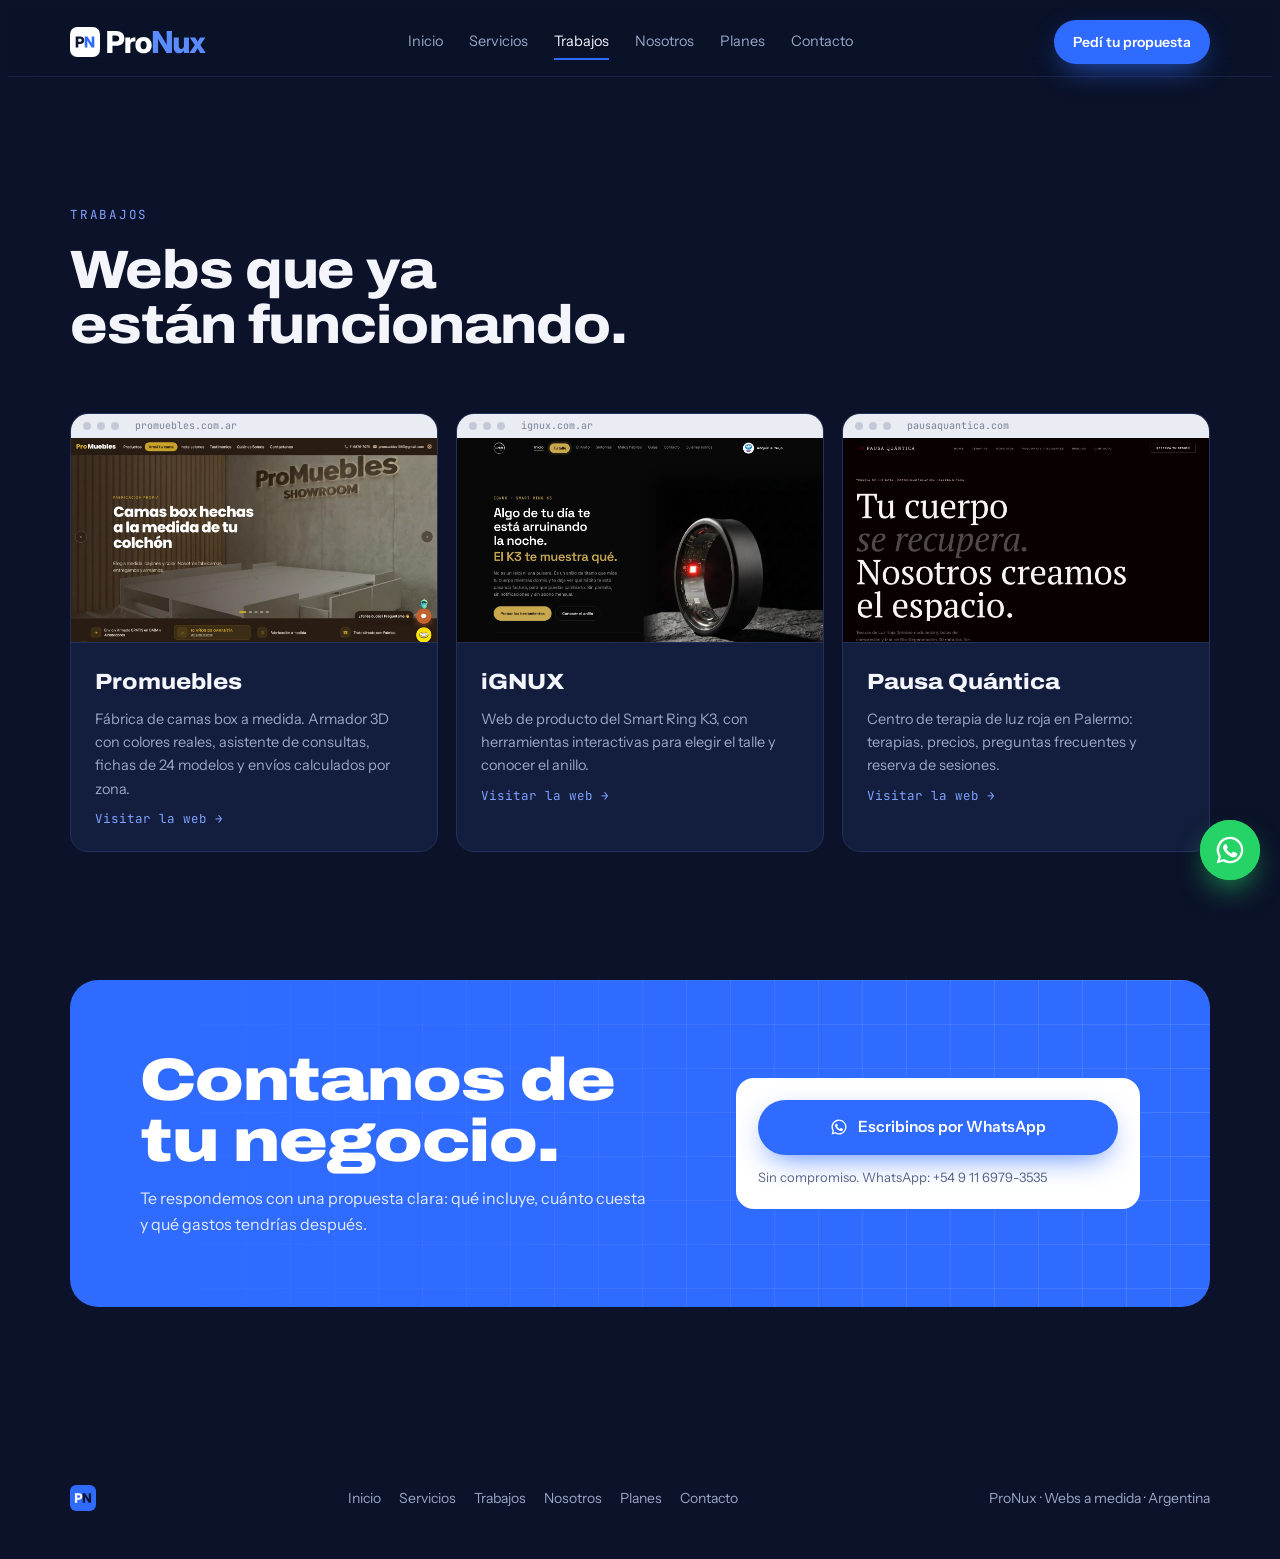
<file: trabajos.html>
<!doctype html>
<html lang="es">
<head>
<meta charset="utf-8">
<meta name="viewport" content="width=device-width, initial-scale=1, viewport-fit=cover">
<title>Trabajos · ProNux</title>
<meta name="description" content="Webs a medida que ya están funcionando: Promuebles, iGNUX y Pausa Quántica.">
<meta property="og:title" content="Trabajos · ProNux">
<meta property="og:description" content="Webs a medida que ya están funcionando: Promuebles, iGNUX y Pausa Quántica.">
<meta property="og:type" content="website">
<meta property="og:image" content="https://pronux.netlify.app/img/og-pronux.png">
<meta property="og:image:width" content="1200">
<meta property="og:image:height" content="630">
<meta property="og:url" content="https://pronux.netlify.app/">
<meta name="twitter:card" content="summary_large_image">
<link rel="apple-touch-icon" href="img/pronux-icono-512.png">
<meta name="theme-color" content="#0B1229">
<link rel="icon" type="image/svg+xml" href="img/favicon.svg">
<link rel="preconnect" href="https://fonts.googleapis.com">
<link rel="preconnect" href="https://fonts.gstatic.com" crossorigin>
<link rel="stylesheet" href="https://fonts.googleapis.com/css2?family=Archivo:wdth,wght@112,600;112,800;125,800;125,900&family=Instrument+Sans:wght@400;500;600&family=JetBrains+Mono:wght@500&display=swap">
<link rel="stylesheet" href="css/estilos.css">
</head>
<body>
<div class="progress" id="progress"></div>
<header class="nav">
  <div class="wrap">
    <a class="nav-logo" href="index.html" aria-label="ProNux, inicio">
      <svg viewBox="0 0 908.7 200" aria-hidden="true"><rect width="200" height="200" rx="48" fill="#FFFFFF"/><path fill="#0E1630" d="M37.9 136.4H55.5V112.8H67.6C84.4 112.8 95.1 103.3 95.1 88.2C95.1 73.1 84.5 63.6 67.7 63.6H37.9ZM55.5 98.2V78.2H66.5C73.5 78.2 77.9 82 77.9 88.2C77.9 94.4 73.5 98.2 66.5 98.2Z"/><path fill="#2F6BFF" d="M98.3 136.4H115.9V106.1C115.9 103 115.9 97 115.6 89.9C119.4 96.8 122.8 102.7 124.9 106.1L143.9 136.4H162.1V63.6H144.5V95.2C144.5 98.4 144.6 104.3 144.8 110.1C141.9 104.9 138.9 99.4 137.1 96.7L116.5 63.6H98.3Z"/><path fill="#FFFFFF" d="M248 172.8H283.2V125.7H307.4C341.1 125.7 362.4 106.6 362.4 76.5C362.4 46.3 341.3 27.2 307.6 27.2H248ZM283.2 96.5V56.3H305.1C319.2 56.3 328.1 64.1 328.1 76.5C328.1 88.8 319.2 96.5 305.1 96.5Z"/><path fill="#FFFFFF" d="M368.8 172.8H402.4V119.9C402.4 105.3 410.7 96.9 422.7 96.9C427.6 96.9 433.6 97.1 436 97.2V69.4C433.3 69.3 430.5 69.2 426.8 69.2C413.1 69.2 405.4 74.7 401.6 87.8H401.4V69.6H368.8Z"/><path fill="#FFFFFF" d="M490.5 175.1C522.9 175.1 544.7 153.9 544.7 121.2C544.7 88.7 522.9 67.3 490.5 67.3C458.2 67.3 436.2 88.7 436.2 121.2C436.2 153.9 458.2 175.1 490.5 175.1ZM490.5 148.3C478.7 148.3 470.3 138.7 470.3 121.2C470.3 103.8 478.8 94 490.5 94C502.3 94 510.8 103.8 510.8 121.2C510.8 138.7 502.3 148.3 490.5 148.3Z"/><path fill="#5B8CFF" d="M552.2 172.8H587.4V112.1C587.4 106.1 587.3 94 586.8 79.9C594.3 93.6 601.2 105.5 605.4 112.2L643.3 172.8H679.7V27.2H644.6V90.3C644.6 96.9 644.8 108.7 645.1 120.2C639.4 109.8 633.3 98.8 629.8 93.4L588.5 27.2H552.2Z"/><path fill="#5B8CFF" d="M726.9 175C742.5 175 752.9 167.9 759.7 156.1V172.8H792.9V69.6H759.4V125.7C759.4 139.7 752.5 146.3 741.9 146.3C731.2 146.3 725.1 139.6 725.1 127.4V69.6H691.5V134.5C691.5 159.9 704.6 175 726.9 175Z"/><path fill="#5B8CFF" d="M795.7 172.8H832.1L840.2 160C844 153.6 847.2 147.9 850.4 142.3C853.6 147.9 856.8 153.6 860.5 160L868.3 172.8H904.7L869 119.3L903.1 69.6H867.4L860.1 81.6C856.7 87.5 853.7 92.9 850.8 98.1C848 92.9 845 87.5 841.8 81.6L834.7 69.6H798.4L832 120.2Z"/></svg>
    </a>
    <nav class="nav-links" aria-label="Secciones">
      <a href="index.html">Inicio</a>
      <a href="servicios.html">Servicios</a>
      <a href="trabajos.html">Trabajos</a>
      <a href="nosotros.html">Nosotros</a>
      <a href="planes.html">Planes</a>
      <a href="contacto.html">Contacto</a>
    </nav>
    <a class="btn btn-primary mag nav-cta" href="contacto.html">Pedí tu propuesta</a>
    <button class="burger" id="burger" type="button" aria-label="Abrir menú" aria-expanded="false" aria-controls="mnav"><span></span><span></span><span></span></button>
  </div>
  <nav class="mnav" id="mnav" aria-label="Menú" hidden>
    <a href="index.html">Inicio</a><a href="servicios.html">Servicios</a><a href="trabajos.html">Trabajos</a><a href="nosotros.html">Nosotros</a><a href="planes.html">Planes</a><a href="contacto.html">Contacto</a>
    <a class="btn btn-primary" href="contacto.html">Pedí tu propuesta</a>
  </nav>
</header>
<main>
<section class="sec" id="trabajos">
  <div class="wrap">
    <div class="sec-head rv">
      <span class="eyebrow">Trabajos</span>
      <h2>Webs que ya están funcionando.</h2>
    </div>
    <div class="works">
      <a class="work tilt rv" href="https://promuebles.com.ar" target="_blank" rel="noopener">
        <div class="media"><div class="bar"><i></i><i></i><i></i><span>promuebles.com.ar</span></div><img src="img/promuebles-inicio.webp" alt="Inicio de la web de Promuebles" loading="lazy" width="1400" height="875"></div>
        <div class="info"><h3>Promuebles</h3><p>Fábrica de camas box a medida. Armador 3D con colores reales, asistente de consultas, fichas de 24 modelos y envíos calculados por zona.</p><span class="go">Visitar la web →</span></div>
      </a>
      <a class="work tilt rv" href="https://www.ignux.com.ar" target="_blank" rel="noopener">
        <div class="media"><div class="bar"><i></i><i></i><i></i><span>ignux.com.ar</span></div><img src="img/ignux-inicio.webp" alt="Inicio de la web de iGNUX" loading="lazy" width="1440" height="900"></div>
        <div class="info"><h3>iGNUX</h3><p>Web de producto del Smart Ring K3, con herramientas interactivas para elegir el talle y conocer el anillo.</p><span class="go">Visitar la web →</span></div>
      </a>
      <a class="work tilt rv" href="https://www.pausaquantica.com/" target="_blank" rel="noopener">
        <div class="media"><div class="bar"><i></i><i></i><i></i><span>pausaquantica.com</span></div><img src="img/pausa-inicio.webp" alt="Inicio de la web de Pausa Quántica" loading="lazy" width="1440" height="900"></div>
        <div class="info"><h3>Pausa Quántica</h3><p>Centro de terapia de luz roja en Palermo: terapias, precios, preguntas frecuentes y reserva de sesiones.</p><span class="go">Visitar la web →</span></div>
      </a>
    </div>
  </div>
</section>
<section class="sec" id="contacto" style="padding-top:0">
  <div class="wrap">
    <div class="cta rv">
      <div>
        <h2>Contanos de tu negocio.</h2>
        <p>Te respondemos con una propuesta clara: qué incluye, cuánto cuesta y qué gastos tendrías después.</p>
      </div>
      <div class="cta-box">
        <a class="btn btn-primary mag" id="waBtn" href="https://wa.me/5491169793535?text=Hola%20ProNux%2C%20quiero%20consultar%20por%20una%20web%20para%20mi%20negocio" target="_blank" rel="noopener">
          <svg viewBox="0 0 24 24" fill="currentColor"><path d="M12 2a10 10 0 00-8.6 15.1L2 22l5-1.3A10 10 0 1012 2zm0 18.2a8.2 8.2 0 01-4.2-1.2l-.3-.2-3 .8.8-2.9-.2-.3A8.2 8.2 0 1112 20.2zm4.5-6.1c-.2-.1-1.5-.7-1.7-.8s-.4-.1-.6.1-.7.8-.8 1-.3.2-.5.1a6.7 6.7 0 01-3.3-2.9c-.2-.4.2-.4.7-1.3.1-.2 0-.3 0-.4l-.8-1.8c-.2-.5-.4-.4-.6-.4h-.5a1 1 0 00-.7.3 3 3 0 00-.9 2.2 5.1 5.1 0 001.1 2.7 11.6 11.6 0 004.4 3.9c1.6.7 2.3.8 3.1.6a2.7 2.7 0 001.8-1.3 2.2 2.2 0 00.2-1.3c-.1-.1-.3-.2-.5-.3z"/></svg>
          Escribinos por WhatsApp</a>
        <small>Sin compromiso. WhatsApp: +54 9 11 6979-3535</small>
      </div>
    </div>
  </div>
</section>
</main>
<footer>
  <div class="wrap">
    <svg viewBox="0 0 512 512" aria-label="ProNux"><rect width="512" height="512" rx="122.88" fill="#2F6BFF"/><path fill="#FFFFFF" d="M97 349.1H142V288.9H173C216.2 288.9 243.4 264.5 243.4 225.9C243.4 187.3 216.4 162.9 173.3 162.9H97ZM142 251.5V200.1H170.2C188.2 200.1 199.5 210 199.5 225.9C199.5 241.6 188.2 251.5 170.2 251.5Z"/><path fill="#0E1630" d="M251.7 349.1H296.7V271.5C296.7 263.8 296.6 248.4 296 230.3C305.6 247.8 314.5 263 319.8 271.6L368.3 349.1H415V162.9H370V243.6C370 252 370.2 267.1 370.6 281.9C363.3 268.5 355.5 254.5 351.1 247.5L298.2 162.9H251.7Z"/></svg>
    <nav aria-label="Pie de página"><a href="index.html">Inicio</a><a href="servicios.html">Servicios</a><a href="trabajos.html">Trabajos</a><a href="nosotros.html">Nosotros</a><a href="planes.html">Planes</a><a href="contacto.html">Contacto</a></nav>
    <span>ProNux · Webs a medida · Argentina</span>
  </div>
</footer>
<a class="wa-float" href="https://wa.me/5491169793535?text=Hola%20ProNux%2C%20quiero%20consultar%20por%20una%20web%20para%20mi%20negocio" target="_blank" rel="noopener" aria-label="Escribinos por WhatsApp"><span class="wa-tip">¿Hablamos?</span><svg viewBox="0 0 24 24"><path d="M12 2a10 10 0 00-8.6 15.1L2 22l5-1.3A10 10 0 1012 2zm0 18.2a8.2 8.2 0 01-4.2-1.2l-.3-.2-3 .8.8-2.9-.2-.3A8.2 8.2 0 1112 20.2zm4.5-6.1c-.2-.1-1.5-.7-1.7-.8s-.4-.1-.6.1-.7.8-.8 1-.3.2-.5.1a6.7 6.7 0 01-3.3-2.9c-.2-.4.2-.4.7-1.3.1-.2 0-.3 0-.4l-.8-1.8c-.2-.5-.4-.4-.6-.4h-.5a1 1 0 00-.7.3 3 3 0 00-.9 2.2 5.1 5.1 0 001.1 2.7 11.6 11.6 0 004.4 3.9c1.6.7 2.3.8 3.1.6a2.7 2.7 0 001.8-1.3 2.2 2.2 0 00.2-1.3c-.1-.1-.3-.2-.5-.3z"/></svg></a>
<div class="toast" id="toast" role="status" aria-live="polite"><i></i><span id="toastTxt">Publicado</span></div>
<script src="js/main.js" defer></script>
</body>
</html>
</file>
<file: css/estilos.css>
/* Layout: plano técnico azul noche; el hero es un panel en vivo; cada sección demuestra con movimiento lo que dice */
:root{
  --night:#0B1229;
  --deep:#0E1630;
  --panel:#131D3D;
  --line:#22305A;
  --blue:#2F6BFF;
  --blue-soft:#7FA2FF;
  --ink:#F3F5FB;
  --mute:#9AA6C7;
  --ok:#3DDC97;
  --warn:#F2B544;
  --f-display:"Archivo","Arial Black",system-ui,sans-serif;
  --f-body:"Instrument Sans",system-ui,-apple-system,"Segoe UI",sans-serif;
  --f-mono:"JetBrains Mono",ui-monospace,"SFMono-Regular",Menlo,monospace;
  --r:16px;
  color-scheme:dark;
}
*{box-sizing:border-box}
html{scroll-behavior:smooth}
body{background:var(--night);color:var(--ink);font-family:var(--f-body);font-size:16px;line-height:1.6;-webkit-font-smoothing:antialiased;overflow-x:hidden}
body::before{content:"";position:fixed;inset:0 0 auto;height:env(safe-area-inset-top,0px);z-index:60;background:var(--night)}
a{color:inherit}
img{max-width:100%;height:auto;display:block}
:focus-visible{outline:2px solid var(--blue-soft);outline-offset:3px;border-radius:6px}
.wrap{max-width:1180px;margin:0 auto;padding-left:max(20px,env(safe-area-inset-left,0px));padding-right:max(20px,env(safe-area-inset-right,0px))}
.eyebrow{font-family:var(--f-mono);font-size:12.5px;letter-spacing:.14em;text-transform:uppercase;color:var(--blue-soft)}
h1,h2,h3{font-family:var(--f-display);text-wrap:balance;margin:0}
h2{font-size:clamp(30px,4.6vw,54px);font-weight:800;font-stretch:112%;line-height:1.02;letter-spacing:-.02em}
p{margin:0}
.lead{color:var(--mute);font-size:clamp(16px,1.6vw,18.5px);max-width:62ch}
section{position:relative}
.sec{padding-block:clamp(70px,10vw,130px)}
.sec-head{display:grid;gap:18px;margin-bottom:clamp(36px,5vw,60px);max-width:780px}

.progress{position:fixed;top:env(safe-area-inset-top,0px);left:0;height:3px;width:100%;transform-origin:0 50%;transform:scaleX(0);background:linear-gradient(90deg,var(--blue),var(--blue-soft));z-index:70}

/* ===== BOTONES ===== */
.btn{position:relative;overflow:hidden;isolation:isolate;display:inline-flex;align-items:center;gap:10px;font-family:var(--f-body);font-weight:600;font-size:15.5px;text-decoration:none;border-radius:999px;padding:14px 24px;border:1px solid transparent;cursor:pointer;transition:transform .25s cubic-bezier(.2,.8,.2,1),background .2s,border-color .2s,box-shadow .3s,color .3s}
.btn svg{width:18px;height:18px;transition:transform .25s}
.btn:hover svg{transform:translateX(3px)}
.btn-primary{background:var(--blue);color:#fff;box-shadow:0 10px 30px -10px rgba(47,107,255,.9)}
.btn-primary:hover{box-shadow:0 16px 40px -10px rgba(47,107,255,1),0 0 0 6px rgba(47,107,255,.18)}
.btn-primary::after{content:"";position:absolute;inset:0;z-index:-1;background:linear-gradient(110deg,transparent 30%,rgba(255,255,255,.45) 50%,transparent 70%);transform:translateX(-120%);animation:shine 3.6s ease-in-out infinite}
@keyframes shine{0%,55%{transform:translateX(-120%)}85%,100%{transform:translateX(120%)}}
.btn-ghost{border-color:var(--line);color:var(--ink);background:rgba(255,255,255,.02)}
.btn-ghost:hover{border-color:var(--blue-soft);background:rgba(47,107,255,.08)}
.ripple{position:absolute;border-radius:50%;background:rgba(255,255,255,.5);transform:scale(0);animation:ripple .6s ease-out forwards;pointer-events:none;z-index:-1}
@keyframes ripple{to{transform:scale(4);opacity:0}}

/* ===== NAV ===== */
.nav{position:sticky;top:env(safe-area-inset-top,0px);z-index:50;backdrop-filter:blur(14px);-webkit-backdrop-filter:blur(14px);background:rgba(11,18,41,.72);border-bottom:1px solid rgba(34,48,90,.6)}
.nav .wrap{display:flex;align-items:center;justify-content:space-between;height:68px;gap:20px}
.nav-logo svg{height:30px;width:auto;display:block}
.nav-links{display:flex;gap:26px;font-size:14.5px;color:var(--mute)}
.nav-links a{text-decoration:none;transition:color .2s;position:relative}
.nav-links a::after{content:"";position:absolute;left:0;right:0;bottom:-6px;height:2px;background:var(--blue);transform:scaleX(0);transition:transform .25s}
.nav-links a:hover{color:var(--ink)}
.nav-links a:hover::after{transform:scaleX(1)}
.nav .btn{padding:10px 18px;font-size:14px}
@media (max-width:900px){.nav-links{display:none}}

/* ===== HERO ===== */
.hero{overflow:hidden;padding-block:clamp(48px,7vw,90px) clamp(60px,8vw,110px)}
.grid-bg{position:absolute;inset:0;background-image:linear-gradient(var(--line) 1px,transparent 1px),linear-gradient(90deg,var(--line) 1px,transparent 1px);background-size:56px 56px;opacity:.35;mask-image:radial-gradient(ellipse 80% 70% at 60% 30%,#000 30%,transparent 75%);-webkit-mask-image:radial-gradient(ellipse 80% 70% at 60% 30%,#000 30%,transparent 75%);pointer-events:none}
.glow{position:absolute;width:720px;height:720px;right:-160px;top:-220px;background:radial-gradient(circle,rgba(47,107,255,.38),transparent 62%);filter:blur(10px);pointer-events:none;animation:drift 14s ease-in-out infinite alternate}
@keyframes drift{to{transform:translate(-80px,60px) scale(1.08)}}
.hero .wrap{position:relative;display:grid;grid-template-columns:1fr 1.02fr;gap:clamp(30px,5vw,60px);align-items:center}
.hero-copy{display:grid;gap:24px;min-width:0}
.typer{font-family:var(--f-mono);font-size:13px;letter-spacing:.06em;color:var(--mute)}
.typer b{color:var(--blue-soft);font-weight:500}
.typer i{display:inline-block;width:2px;height:1em;background:var(--blue-soft);vertical-align:-2px;margin-left:2px;animation:blink 1s steps(1) infinite}
@keyframes blink{50%{opacity:0}}
.hero h1{font-size:clamp(42px,6vw,76px);font-weight:900;font-stretch:125%;line-height:.94;letter-spacing:-.035em}
.hero h1 .b{color:var(--blue)}
.hero h1 .line{display:block;overflow:hidden;padding-bottom:.04em}
.hero h1 .line>span{display:inline-block;animation:rise .9s cubic-bezier(.2,.8,.2,1) both}
.hero h1 .line:nth-child(2)>span{animation-delay:.12s}
.hero h1 .line:nth-child(3)>span{animation-delay:.24s}
@keyframes rise{from{transform:translateY(60%);opacity:.2}to{transform:none;opacity:1}}
.hero-ctas{display:flex;flex-wrap:wrap;gap:12px}
.hero-proof{display:flex;flex-wrap:wrap;gap:10px 22px;font-size:14px;color:var(--mute)}
.hero-proof span{display:inline-flex;align-items:center;gap:8px}
.hero-proof i{width:7px;height:7px;border-radius:50%;background:var(--ok);box-shadow:0 0 0 4px rgba(61,220,151,.15)}
@media (max-width:980px){.hero .wrap{grid-template-columns:1fr}}

/* ===== DEMO ===== */
.demo{position:relative;min-width:0;animation:rise .9s .3s cubic-bezier(.2,.8,.2,1) both;margin-bottom:60px}
.demo-head{display:flex;align-items:flex-end;justify-content:space-between;gap:14px;margin-bottom:14px;flex-wrap:wrap}
.demo-head b{font-family:var(--f-display);font-stretch:112%;font-weight:800;font-size:18px;display:block}
.demo-head small{color:var(--mute);font-size:13px}
.live{font-family:var(--f-mono);font-size:11px;letter-spacing:.08em;color:var(--ok);display:inline-flex;align-items:center;gap:7px;border:1px solid rgba(61,220,151,.35);padding:5px 10px;border-radius:999px}
.live::before{content:"";width:7px;height:7px;border-radius:50%;background:var(--ok);animation:pulse 1.6s infinite}
@keyframes pulse{0%{box-shadow:0 0 0 0 rgba(61,220,151,.6)}70%{box-shadow:0 0 0 8px rgba(61,220,151,0)}100%{box-shadow:0 0 0 0 rgba(61,220,151,0)}}
.panel{background:linear-gradient(180deg,#16224A,#111A38);border:1px solid #2A3A6B;border-radius:20px;box-shadow:0 40px 80px -30px rgba(0,0,0,.7);overflow:hidden}
.panel-top{display:flex;align-items:center;justify-content:space-between;gap:12px;padding:14px 18px;border-bottom:1px solid #26365F;flex-wrap:wrap}
.panel-top b{font-size:14px;font-weight:600}
.panel-top small{color:var(--mute);font-size:12px}
.rubros{display:flex;gap:6px;flex-wrap:wrap}
.rubros button{font:inherit;font-size:12.5px;color:var(--mute);background:transparent;border:1px solid #2A3A6B;border-radius:999px;padding:5px 11px;cursor:pointer;transition:all .2s}
.rubros button[aria-pressed=true]{background:var(--blue);border-color:var(--blue);color:#fff}
.panel-body{padding:16px 18px 18px;display:grid;gap:14px}
.stp{display:grid;grid-template-columns:26px 1fr;gap:12px;align-items:start}
.stp>em{font-style:normal;width:26px;height:26px;border-radius:50%;display:grid;place-items:center;font-family:var(--f-mono);font-size:12px;background:#1B2A57;color:var(--blue-soft);border:1px solid #2E4180;transition:all .3s}
.stp.on>em{background:var(--blue);color:#fff;border-color:var(--blue);box-shadow:0 0 0 5px rgba(47,107,255,.2)}
.stp>div{min-width:0;display:grid;gap:8px}
.stp label,.stp .lbl{font-size:13.5px;color:var(--mute);display:flex;justify-content:space-between;align-items:baseline;gap:10px}
.pct{font-family:var(--f-display);font-weight:900;font-stretch:125%;font-size:26px;color:var(--ink);font-variant-numeric:tabular-nums;letter-spacing:-.02em}
.pct.up{color:var(--blue-soft)}
.seg{display:flex;flex-wrap:wrap;gap:6px}
.seg button{font:inherit;font-size:12.5px;color:var(--mute);background:#18244C;border:1px solid #2A3A6B;border-radius:999px;padding:5px 11px;cursor:pointer;transition:all .2s}
.seg button[aria-pressed=true]{background:var(--ink);color:var(--night);border-color:var(--ink)}
input[type=range]{-webkit-appearance:none;appearance:none;width:100%;height:8px;border-radius:99px;background:linear-gradient(90deg,var(--blue) var(--fill,50%),#253563 var(--fill,50%));outline:none;cursor:pointer;margin:6px 0}
input[type=range]::-webkit-slider-thumb{-webkit-appearance:none;width:24px;height:24px;border-radius:50%;background:#fff;border:5px solid var(--blue);box-shadow:0 4px 14px rgba(47,107,255,.6)}
input[type=range]::-moz-range-thumb{width:16px;height:16px;border-radius:50%;background:#fff;border:5px solid var(--blue)}
.rows{display:grid;gap:2px;border:1px solid #26365F;border-radius:12px;overflow:hidden}
.row{display:grid;grid-template-columns:30px 1fr auto;gap:11px;align-items:center;padding:8px 11px;background:#141F42;font-size:13.5px;transition:opacity .3s}
.row.dim{opacity:.35}
.row .em{width:30px;height:30px;border-radius:8px;display:grid;place-items:center;font-size:15px;background:#1E2C5A}
.row .nm{min-width:0}
.row .nm b{display:block;font-weight:600;white-space:nowrap;overflow:hidden;text-overflow:ellipsis}
.row .nm small{color:var(--mute);font-family:var(--f-mono);font-size:10.5px}
.row .pr{text-align:right;font-variant-numeric:tabular-nums;white-space:nowrap}
.row .pr s{display:block;color:#5D6C96;font-size:11px}
.publish{font:inherit;font-weight:600;font-size:14px;background:var(--blue);color:#fff;border:0;border-radius:10px;padding:11px 18px;cursor:pointer;display:inline-flex;gap:8px;align-items:center;transition:background .2s,transform .15s;justify-self:start}
.publish:hover{background:#4a7dff}
.publish.press{transform:scale(.94)}
.publish.done{background:var(--ok);color:#06231A}
.mini{position:absolute;right:-24px;bottom:-60px;width:min(232px,46%);background:#F6F7FB;color:#14182A;border-radius:16px;box-shadow:0 30px 60px -20px rgba(0,0,0,.75);padding:12px;display:grid;gap:8px;transform:rotate(2.5deg);z-index:2}
.mini-h{display:flex;justify-content:space-between;align-items:center;font-size:10.5px;font-weight:600;color:#6B7280;gap:8px}
.mini-h i{font-style:normal;display:inline-flex;align-items:center;gap:5px;flex:none}
.mini-h i::before{content:"";width:6px;height:6px;border-radius:50%;background:#16A34A}
.mini-card{display:grid;grid-template-columns:34px 1fr;gap:9px;align-items:center;background:#fff;border-radius:10px;padding:7px;box-shadow:0 1px 0 #E5E7EB}
.mini-card .em{height:34px;border-radius:8px;display:grid;place-items:center;background:#EEF2FF;font-size:16px}
.mini-card b{font-size:11.5px;display:block;line-height:1.25}
.mini-card span{font-size:13px;font-weight:700;font-variant-numeric:tabular-nums;color:#1D4ED8;display:inline-block}
.mini-card span.pop{animation:pop .7s}
@keyframes pop{40%{transform:scale(1.18);color:#16A34A}}
@media (max-width:980px){.mini{right:6px}}
@media (max-width:560px){.mini{position:relative;right:auto;bottom:auto;width:100%;transform:none;margin-top:14px}.demo{margin-bottom:0}}
.toast{position:fixed;left:50%;bottom:calc(24px + env(safe-area-inset-bottom,0px));transform:translate(-50%,140%);opacity:0;visibility:hidden;background:var(--ink);color:var(--night);padding:12px 18px;border-radius:12px;font-weight:600;font-size:14.5px;display:flex;gap:10px;align-items:center;transition:all .35s cubic-bezier(.2,.8,.2,1);z-index:80;box-shadow:0 20px 40px -10px rgba(0,0,0,.6);max-width:calc(100% - 32px)}
.toast.show{transform:translate(-50%,0);opacity:1;visibility:visible}
.toast i{width:9px;height:9px;border-radius:50%;background:var(--ok);flex:none}

/* ===== MARQUEE ===== */
.marquee{border-block:1px solid var(--line);background:var(--deep);overflow:hidden;padding-block:18px}
.track{display:flex;gap:44px;width:max-content;animation:scroll 40s linear infinite}
.track span{font-family:var(--f-display);font-stretch:112%;font-weight:600;font-size:17px;color:var(--mute);white-space:nowrap;display:inline-flex;align-items:center;gap:44px}
.track span::after{content:"";width:6px;height:6px;background:var(--blue);transform:rotate(45deg)}
@keyframes scroll{to{transform:translateX(-50%)}}

/* luz que sigue al mouse */
.spot{position:relative;overflow:hidden}
.spot::before{content:"";position:absolute;inset:0;background:radial-gradient(420px circle at var(--mx,50%) var(--my,-40%),rgba(47,107,255,.18),transparent 45%);opacity:0;transition:opacity .3s;pointer-events:none;z-index:0}
.spot:hover::before{opacity:1}
.spot>*{position:relative;z-index:1}

/* ===== DESTACADOS ===== */
.feat3{display:grid;grid-template-columns:1.25fr 1fr;gap:16px}
.feat3-side{display:grid;gap:16px;min-width:0}
.tile{background:var(--panel);border:1px solid var(--line);border-radius:var(--r);padding:28px;display:flex;flex-direction:column;gap:12px;min-width:0;transition:border-color .3s,transform .3s}
.tile:hover{border-color:#3A4F8C;transform:translateY(-3px)}
.tile h3{font-size:22px;font-weight:800;font-stretch:112%;letter-spacing:-.01em}
.tile p{color:var(--mute);font-size:15px}
.tile .tag{font-family:var(--f-mono);font-size:11.5px;color:var(--blue-soft);letter-spacing:.06em}
.tile-big{background:linear-gradient(160deg,#1A2856,#121B3B 70%)}
.tile-big .shot{flex:1;min-height:220px;margin-top:6px;border-radius:12px;overflow:hidden;border:1px solid #2E4074;box-shadow:0 24px 50px -20px rgba(0,0,0,.8)}
.tile-big .shot img{width:100%;height:100%;object-fit:cover;object-position:top left}
.glowbtn{align-self:flex-start;animation:glowp 2.4s ease-in-out infinite}
@keyframes glowp{0%,100%{box-shadow:0 10px 30px -10px rgba(47,107,255,.9),0 0 0 0 rgba(47,107,255,.45)}50%{box-shadow:0 10px 40px -6px rgba(47,107,255,1),0 0 0 10px rgba(47,107,255,0)}}
.tile-big ul{list-style:none;margin:0;padding:0;display:flex;flex-wrap:wrap;gap:7px}
.tile-big li{font-size:12.5px;padding:5px 10px;border-radius:999px;background:#1A2650;border:1px solid #2A3A6B;color:#C9D3F0}
.sitemap{margin-top:4px}
.sitemap svg{width:100%;height:auto;display:block;overflow:visible}
.sitemap .ln{stroke:#3A4F8C;stroke-width:1.6;fill:none;stroke-dasharray:140;stroke-dashoffset:140}
.sitemap .nd rect{fill:#1A2650;stroke:#2E4180}
.sitemap .nd text{fill:#C9D3F0;font-family:var(--f-body);font-size:11px}
.sitemap .root rect{fill:var(--blue);stroke:var(--blue)}
.sitemap .root text{fill:#fff;font-weight:600}
.sitemap .nd{opacity:0}
.in .sitemap .ln{animation:draw 1s ease forwards}
.in .sitemap .nd{animation:nodein .5s ease forwards}
@keyframes draw{to{stroke-dashoffset:0}}
@keyframes nodein{to{opacity:1}}
.phone-row{display:grid;grid-template-columns:auto 1fr;gap:18px;align-items:center;margin-top:4px}
.phone{width:120px;height:214px;border-radius:22px;background:#0A1024;border:6px solid #26365F;padding:10px 8px;display:grid;gap:6px;align-content:start;box-shadow:0 20px 40px -18px rgba(0,0,0,.8)}
.phone .ph-top{height:6px;width:40px;border-radius:9px;background:#26365F;justify-self:center;margin-bottom:4px}
.phone .ph-img{height:56px;border-radius:9px;background:linear-gradient(135deg,#2F6BFF,#7FA2FF);position:relative;overflow:hidden}
.phone .ph-img::after{content:"";position:absolute;inset:0;background:linear-gradient(135deg,#3DDC97,#2F6BFF);opacity:0;animation:swapimg 6s infinite}
@keyframes swapimg{0%,45%{opacity:0}50%,95%{opacity:1}100%{opacity:0}}
.phone .ph-l{height:7px;border-radius:5px;background:#1E2C5A}
.phone .ph-l.s{width:60%}
.phone .ph-price{font-family:var(--f-display);font-weight:800;font-size:15px;color:var(--ink);font-variant-numeric:tabular-nums}
.phone .ph-btn{height:22px;border-radius:7px;background:var(--blue);display:grid;place-items:center;font-size:9.5px;font-weight:600;color:#fff}
.phone-row ul{list-style:none;margin:0;padding:0;display:grid;gap:9px}
.phone-row li{display:grid;grid-template-columns:18px 1fr;gap:8px;font-size:14px;color:#C9D3F0}
.phone-row li::before{content:"";width:9px;height:5px;border-left:2px solid var(--ok);border-bottom:2px solid var(--ok);transform:rotate(-45deg);margin-top:7px}
@media (max-width:860px){.feat3{grid-template-columns:1fr}}
@media (max-width:420px){.phone-row{grid-template-columns:1fr}.phone{justify-self:center}}

/* ===== TODO LO QUE HACEMOS ===== */
.counter{display:flex;gap:clamp(20px,5vw,60px);flex-wrap:wrap;margin-top:14px}
.counter div{display:grid}
.counter b{font-family:var(--f-display);font-weight:900;font-stretch:125%;font-size:clamp(34px,5vw,52px);line-height:1;color:var(--ink);font-variant-numeric:tabular-nums}
.counter b span{color:var(--blue)}
.counter b em{font-style:normal}
.counter small{color:var(--mute);font-size:14px;margin-top:6px}
.cap{display:grid;grid-template-columns:300px 1fr;gap:18px;align-items:start}
.cap-tabs{display:grid;gap:6px;position:sticky;top:calc(90px + env(safe-area-inset-top,0px))}
.cap-tabs button{font:inherit;text-align:left;cursor:pointer;display:grid;grid-template-columns:38px 1fr;gap:12px;align-items:center;padding:12px 14px;border-radius:14px;background:transparent;border:1px solid transparent;color:var(--mute);transition:all .25s;position:relative;overflow:hidden}
.cap-tabs button .ic{width:38px;height:38px;border-radius:10px;display:grid;place-items:center;background:#16214A;border:1px solid #26365F;transition:all .25s}
.cap-tabs button .ic svg{width:19px;height:19px;stroke:currentColor;fill:none;stroke-width:1.8;stroke-linecap:round;stroke-linejoin:round}
.cap-tabs button b{font-weight:600;font-size:15px;display:block;color:inherit}
.cap-tabs button small{font-family:var(--f-mono);font-size:11px}
.cap-tabs button:hover{color:var(--ink);background:rgba(47,107,255,.06)}
.cap-tabs button[aria-selected=true]{color:var(--ink);background:var(--panel);border-color:#2E4074}
.cap-tabs button[aria-selected=true] .ic{background:var(--blue);border-color:var(--blue);color:#fff;box-shadow:0 8px 20px -6px rgba(47,107,255,.8)}
.cap-tabs button .bar2{position:absolute;left:0;bottom:0;height:2px;background:var(--blue);width:0}
.cap.run .cap-tabs button[aria-selected=true] .bar2{animation:fillbar 7s linear forwards}
@keyframes fillbar{to{width:100%}}
.cap-panel{background:linear-gradient(170deg,#152049,#111A38);border:1px solid #2A3A6B;border-radius:22px;padding:clamp(24px,3.4vw,40px);min-height:470px;min-width:0}
.cap-panel h3{font-size:clamp(24px,3vw,34px);font-weight:900;font-stretch:118%;letter-spacing:-.02em;margin-top:8px}
.cap-panel .intro{color:var(--mute);margin-top:10px;max-width:58ch}
.cap-items{list-style:none;margin:26px 0 0;padding:0;display:grid;grid-template-columns:1fr 1fr;gap:12px}
.cap-items li{display:grid;grid-template-columns:30px 1fr;gap:12px;padding:14px;border-radius:12px;background:rgba(255,255,255,.025);border:1px solid #233360;animation:itemin .5s cubic-bezier(.2,.8,.2,1) both}
.cap-items li em{font-style:normal;width:30px;height:30px;border-radius:8px;display:grid;place-items:center;background:#1B2A57;color:var(--blue-soft);font-family:var(--f-mono);font-size:11px}
.cap-items li b{display:block;font-weight:600;font-size:15px}
.cap-items li span{display:block;color:var(--mute);font-size:13.5px;line-height:1.45;margin-top:2px}
.cap-items li.ex{border-style:dashed}
@keyframes itemin{from{opacity:0;transform:translateY(14px)}to{opacity:1;transform:none}}
.cap-note{margin-top:18px;font-size:13px;color:var(--mute);display:flex;gap:8px;align-items:center}
.cap-note i{width:16px;height:12px;border:1px dashed var(--mute);border-radius:3px}
@media (max-width:900px){
  .cap{grid-template-columns:1fr}
  .cap-tabs{position:static;display:flex;overflow-x:auto;gap:8px;padding-bottom:6px;scrollbar-width:none}
  .cap-tabs::-webkit-scrollbar{display:none}
  .cap-tabs button{flex:none;grid-template-columns:30px auto;padding:8px 12px}
  .cap-tabs button .ic{width:30px;height:30px}
  .cap-tabs button small{display:none}
  .cap-panel{min-height:0}
}
@media (max-width:620px){.cap-items{grid-template-columns:1fr}}

/* ===== TRABAJOS ===== */
.works{display:grid;grid-template-columns:repeat(3,1fr);gap:18px}
.work{background:var(--panel);border:1px solid var(--line);border-radius:18px;overflow:hidden;display:flex;flex-direction:column;min-width:0;text-decoration:none;transition:transform .35s cubic-bezier(.2,.8,.2,1),border-color .3s,box-shadow .35s}
.work:hover{border-color:#3A4F8C;box-shadow:0 30px 60px -30px rgba(47,107,255,.6)}
.work .media{position:relative;background:#0F1834;border-bottom:1px solid var(--line);aspect-ratio:16/10;overflow:hidden;max-width:100%;padding-top:24px}
.work .media img{width:100%;height:100%;object-fit:cover;object-position:top;transition:transform 1s}
.work:hover .media img{transform:scale(1.04)}
.bar{position:absolute;top:0;left:0;right:0;height:24px;background:#E9ECF3;display:flex;gap:6px;align-items:center;padding-left:12px;z-index:1}
.bar i{width:8px;height:8px;border-radius:50%;background:#C3C9D8}
.bar span{font-family:var(--f-mono);font-size:10px;color:#7A8299;margin-left:10px}
.work .info{padding:22px 24px;display:grid;gap:8px}
.work h3{font-size:22px;font-weight:800;font-stretch:112%}
.work p{color:var(--mute);font-size:14.5px}
.work .go{font-family:var(--f-mono);font-size:12.5px;color:var(--blue-soft)}
@media (max-width:900px){.works{grid-template-columns:1fr}}

/* ===== VELOCIDAD ===== */
.speed{background:var(--deep);border-block:1px solid var(--line)}
.race{display:grid;grid-template-columns:1fr 1fr;gap:clamp(16px,4vw,48px);justify-items:center}
.lane{display:grid;justify-items:center;gap:14px;width:100%;max-width:280px}
.lane h3{font-size:17px;font-weight:800;font-stretch:112%;text-align:center}
.dev{width:100%;max-width:230px;aspect-ratio:9/17;border-radius:30px;background:#0A1024;border:7px solid #26365F;padding:14px 12px;position:relative;overflow:hidden;box-shadow:0 30px 60px -30px rgba(0,0,0,.9)}
.lane.fast .dev{border-color:#2E4FAE;box-shadow:0 30px 70px -25px rgba(47,107,255,.65)}
.dev .ld{position:absolute;top:0;left:0;height:3px;width:0;background:var(--blue)}
.lane.slow .dev .ld{background:var(--warn)}
.dev .sp{position:absolute;inset:0;display:grid;place-items:center}
.dev .sp i{width:34px;height:34px;border-radius:50%;border:3px solid #26365F;border-top-color:var(--mute);animation:spin .8s linear infinite}
@keyframes spin{to{transform:rotate(360deg)}}
.dev{padding:0}
.dev .pg{position:absolute;inset:0;opacity:0;transition:opacity .35s}
.dev .pg img{width:100%;height:100%;object-fit:cover;object-position:top}
.dev .bar-url{position:absolute;top:0;left:0;right:0;z-index:2;height:22px;background:#E9ECF3;color:#7A8299;font-family:var(--f-mono);font-size:9.5px;display:grid;place-items:center}
.dev .ld{top:22px;z-index:3}
.dev .pg .h{height:12px;width:55%;border-radius:6px;background:#1E2C5A}
.dev .pg .hero-b{height:90px;border-radius:12px;background:linear-gradient(135deg,var(--blue),#7FA2FF)}
.lane.slow .dev .pg .hero-b{background:linear-gradient(135deg,#4A577E,#6A7699)}
.dev .pg .l{height:8px;border-radius:5px;background:#1E2C5A}
.dev .pg .l.s{width:70%}
.dev .pg .cards{display:grid;grid-template-columns:1fr 1fr;gap:8px}
.dev .pg .cards i{height:58px;border-radius:9px;background:#16214A;border:1px solid #26365F}
.dev .pg .cta-b{height:26px;border-radius:9px;background:var(--blue);width:60%}
.lane.slow .dev .pg .cta-b{background:#4A577E}
.dev.ready .pg{opacity:1}
.dev.ready .sp{display:none}
.timer{font-family:var(--f-display);font-weight:900;font-stretch:125%;font-size:34px;font-variant-numeric:tabular-nums;letter-spacing:-.02em}
.lane.fast .timer{color:var(--blue-soft)}
.lane.slow .timer{color:var(--warn)}
.race-foot{display:flex;justify-content:center;gap:16px;align-items:center;margin-top:26px;flex-wrap:wrap;color:var(--mute);font-size:13px}
.why{display:grid;grid-template-columns:repeat(3,1fr);gap:14px;margin-top:clamp(40px,6vw,64px)}
.why div{border:1px solid var(--line);border-radius:14px;padding:20px;background:var(--panel)}
.why b{display:block;font-weight:600;margin-bottom:4px}
.why p{color:var(--mute);font-size:14.5px}
@media (max-width:760px){.why{grid-template-columns:1fr}}
@media (max-width:420px){.race{gap:10px}.timer{font-size:26px}.lane h3{font-size:14px}}

/* ===== PROCESO ===== */
.steps{position:relative;display:grid;grid-template-columns:repeat(4,1fr);gap:16px}
.track-line{position:absolute;left:28px;right:28px;top:27px;height:2px;background:var(--line)}
.track-line i{display:block;height:100%;width:0;background:linear-gradient(90deg,var(--blue),var(--blue-soft));box-shadow:0 0 14px var(--blue);transition:width 2.2s cubic-bezier(.4,0,.2,1)}
.steps.in .track-line i{width:100%}
/* destello que recorre la línea en loop, y cada número brilla cuando pasa */
.track-line::after{content:"";position:absolute;top:-3px;left:0;width:90px;height:8px;border-radius:8px;background:radial-gradient(closest-side,#fff,rgba(127,162,255,.9) 40%,transparent);filter:blur(1px);opacity:0}
.steps.in .track-line::after{animation:runner 4.8s 2.4s cubic-bezier(.45,0,.55,1) infinite}
@keyframes runner{0%{left:0;opacity:0}8%{opacity:1}92%{opacity:1}100%{left:calc(100% - 90px);opacity:0}}
.steps.in .step .num::after{content:"";position:absolute;inset:-2px;border-radius:50%;box-shadow:0 0 0 0 rgba(127,162,255,.7);animation:ping 4.8s 2.4s infinite}
.steps.in .step:nth-child(3) .num::after{animation-delay:3.75s}
.steps.in .step:nth-child(4) .num::after{animation-delay:5.1s}
.steps.in .step:nth-child(5) .num::after{animation-delay:6.45s}
@keyframes ping{0%{box-shadow:0 0 0 0 rgba(127,162,255,.75)}25%{box-shadow:0 0 0 16px rgba(127,162,255,0)}100%{box-shadow:0 0 0 16px rgba(127,162,255,0)}}
.step{position:relative;display:grid;gap:12px;align-content:start}
.step .num{width:56px;height:56px;border-radius:50%;display:grid;place-items:center;background:var(--night);border:2px solid var(--line);font-family:var(--f-display);font-weight:900;font-stretch:125%;font-size:20px;color:var(--mute);transition:all .5s;position:relative;z-index:1}
.steps.in .step .num{border-color:var(--blue);color:#fff;background:var(--blue);box-shadow:0 0 0 8px rgba(47,107,255,.15),0 10px 30px -8px rgba(47,107,255,.9)}
.steps.in .step:nth-child(3) .num{transition-delay:.55s}
.steps.in .step:nth-child(4) .num{transition-delay:1.1s}
.steps.in .step:nth-child(5) .num{transition-delay:1.65s}
.step h3{font-size:20px;font-weight:800;font-stretch:112%}
.step p{color:var(--mute);font-size:15px}
.step .chip{justify-self:start;font-family:var(--f-mono);font-size:11px;color:var(--ok);border:1px solid rgba(61,220,151,.35);padding:4px 9px;border-radius:999px}
@media (max-width:860px){
  .steps{grid-template-columns:1fr;gap:26px}
  .track-line{left:27px;right:auto;top:28px;bottom:28px;width:2px;height:auto}
  .track-line i{width:100%;height:0;transition:height 2.2s cubic-bezier(.4,0,.2,1)}
  .steps.in .track-line i{width:100%;height:100%}
  .track-line::after{left:-3px;top:0;width:8px;height:90px}
  @keyframes runner{0%{top:0;opacity:0}8%{opacity:1}92%{opacity:1}100%{top:calc(100% - 90px);opacity:0}}
  .step{grid-template-columns:56px 1fr;column-gap:18px}
  .step .num{grid-row:span 3}
}

/* ===== PLANES ===== */
.plans{display:grid;grid-template-columns:1fr 1fr;gap:22px}
.plan{position:relative;border:1px solid var(--line);border-radius:22px;padding:clamp(26px,3.4vw,40px);display:flex;flex-direction:column;gap:18px;background:var(--panel);transition:transform .4s cubic-bezier(.2,.8,.2,1),border-color .4s;isolation:isolate;cursor:default}
.plan::before{content:"";position:absolute;inset:-2px;border-radius:24px;z-index:-2;background:radial-gradient(60% 70% at 50% 40%,rgba(47,107,255,.8),rgba(127,162,255,.25) 50%,transparent 75%);filter:blur(38px);opacity:0;transform:scale(.9);transition:opacity .45s,transform .45s}
.plan::after{content:"";position:absolute;inset:0;border-radius:22px;z-index:-1;background:linear-gradient(170deg,#2558E0,#173A9C);opacity:0;transition:opacity .45s}
.plan.lit{transform:translateY(-6px);border-color:#4C7BF5}
.plan.lit::before{opacity:1;transform:scale(1.05)}
.plan.lit::after{opacity:1}
.plan .tag{font-family:var(--f-mono);font-size:12px;letter-spacing:.1em;text-transform:uppercase;color:var(--blue-soft);transition:color .4s}
.plan h3{font-size:clamp(26px,3vw,34px);font-weight:900;font-stretch:118%;letter-spacing:-.02em}
.plan p.d{color:var(--mute);transition:color .4s}
.plan.lit .tag{color:#D7E2FF}
.plan.lit p.d{color:#DCE5FF}
.plan ul{list-style:none;margin:0;padding:0;display:grid;gap:10px}
.plan li{display:grid;grid-template-columns:20px 1fr;gap:10px;font-size:15px}
.plan li::before{content:"";width:12px;height:7px;border-left:2px solid currentColor;border-bottom:2px solid currentColor;transform:rotate(-45deg);margin-top:7px;color:var(--blue-soft);transition:color .4s}
.plan.lit li::before{color:#fff}
.plan .btn{margin-top:auto;align-self:flex-start}
.plan.lit .btn{background:#fff;color:#173A9C;border-color:#fff}
.note{margin-top:22px;color:var(--mute);font-size:14.5px;text-align:center}
@media (max-width:760px){.plans{grid-template-columns:1fr}}

/* ===== NOSOTROS ===== */
.about{display:grid;grid-template-columns:.9fr 1.1fr;gap:clamp(30px,6vw,80px);align-items:start}
.about-card{position:sticky;top:calc(100px + env(safe-area-inset-top,0px));background:linear-gradient(160deg,#1A2856,#111A38);border:1px solid #2A3A6B;border-radius:22px;padding:28px;display:grid;gap:22px}
.duo{display:flex;gap:14px}
.av{width:74px;height:74px;border-radius:20px;display:grid;place-items:center;font-family:var(--f-display);font-weight:900;font-stretch:125%;font-size:30px;color:#fff;background:var(--blue);box-shadow:0 14px 30px -10px rgba(47,107,255,.8)}
.av.b{background:#fff;color:var(--deep)}
.who{display:grid;gap:12px}
.who div{display:grid;gap:2px}
.who b{font-weight:600}
.who span{color:var(--mute);font-size:14px}
.timeline{list-style:none;margin:0;padding:0;display:grid;gap:0;border-left:2px solid var(--line);margin-left:6px}
.timeline li{position:relative;padding:0 0 18px 22px;color:var(--mute);font-size:14px}
.timeline li b{display:block;color:var(--ink);font-weight:600;font-size:15px}
.timeline li::before{content:"";position:absolute;left:-7px;top:5px;width:12px;height:12px;border-radius:50%;background:var(--night);border:2px solid var(--blue)}
.timeline li:last-child{padding-bottom:0}
.timeline li:last-child::before{background:var(--blue);box-shadow:0 0 0 5px rgba(47,107,255,.25)}
.story{display:grid;gap:20px;font-size:clamp(16.5px,1.6vw,18.5px);line-height:1.7;color:#C9D3F0;max-width:62ch}
.story p:first-child::first-letter{font-family:var(--f-display);font-weight:900;font-size:3.4em;float:left;line-height:.85;margin:6px 10px 0 0;color:var(--blue)}
.story strong{color:var(--ink);font-weight:600}
.quote{font-family:var(--f-display);font-stretch:112%;font-weight:800;font-size:clamp(22px,2.6vw,30px);line-height:1.2;color:var(--ink);border-left:3px solid var(--blue);padding-left:20px;margin:8px 0}
@media (max-width:860px){.about{grid-template-columns:1fr}.about-card{position:static}}

/* ===== COMPARACIÓN ===== */
.cmp-wrap{overflow-x:auto;border-radius:20px;border:1px solid var(--line);background:var(--panel)}
.cmp{width:100%;min-width:720px;border-collapse:collapse;font-size:15px}
.cmp th,.cmp td{padding:16px 18px;text-align:left;vertical-align:top;border-bottom:1px solid var(--line)}
.cmp tr:last-child td{border-bottom:0}
.cmp thead th{font-family:var(--f-display);font-stretch:112%;font-weight:800;font-size:17px;background:#111A38}
.cmp thead th small{display:block;font-family:var(--f-body);font-weight:400;font-size:12.5px;color:var(--mute);margin-top:2px}
.cmp tbody th{font-weight:600;color:var(--ink);width:22%}
.cmp td{color:var(--mute)}
.cmp .us{background:rgba(47,107,255,.10);color:var(--ink);position:relative}
.cmp thead .us{background:var(--blue);color:#fff}
.cmp thead .us small{color:#DCE5FF}
.cmp td.us::before{content:"";display:inline-block;width:10px;height:6px;border-left:2px solid var(--ok);border-bottom:2px solid var(--ok);transform:rotate(-45deg);margin:0 10px 3px 0}
.cmp tbody tr{transition:background .2s}
.cmp tbody tr:hover{background:rgba(255,255,255,.025)}
.cmp-note{margin-top:14px;color:var(--mute);font-size:13px}

/* ===== WHATSAPP FLOTANTE ===== */
.wa-float{position:fixed;right:calc(20px + env(safe-area-inset-right,0px));bottom:calc(20px + env(safe-area-inset-bottom,0px));z-index:75;width:60px;height:60px;border-radius:50%;background:#25D366;display:grid;place-items:center;box-shadow:0 14px 30px -8px rgba(37,211,102,.7);transition:transform .25s;text-decoration:none}
.wa-float:hover{transform:scale(1.08)}
.wa-float svg{width:32px;height:32px;fill:#fff}
.wa-float::before{content:"";position:absolute;inset:0;border-radius:50%;border:2px solid #25D366;animation:waring 2.4s infinite}
@keyframes waring{0%{transform:scale(1);opacity:.8}100%{transform:scale(1.6);opacity:0}}
.wa-tip{position:absolute;right:72px;white-space:nowrap;background:#fff;color:var(--night);font-size:13.5px;font-weight:600;padding:8px 12px;border-radius:10px;box-shadow:0 10px 24px -8px rgba(0,0,0,.5);opacity:0;transform:translateX(8px);transition:all .3s;pointer-events:none}
.wa-float:hover .wa-tip{opacity:1;transform:none}

/* ===== FAQ ===== */
.faq{display:grid;gap:10px;max-width:860px}
details{background:var(--panel);border:1px solid var(--line);border-radius:14px;padding:0 22px;transition:border-color .25s,background .25s,box-shadow .25s}
details:hover{border-color:var(--blue-soft);box-shadow:0 0 0 1px var(--blue-soft),0 10px 30px -12px rgba(47,107,255,.7)}
details[open]{border-color:#3A4F8C;background:#152049}
summary{list-style:none;cursor:pointer;padding:19px 0;font-weight:600;font-size:16.5px;display:flex;justify-content:space-between;gap:16px;align-items:center}
summary::-webkit-details-marker{display:none}
summary::after{content:"+";font-family:var(--f-mono);font-size:20px;color:var(--blue-soft);transition:transform .25s;flex:none}
details[open] summary::after{transform:rotate(45deg)}
details p{color:var(--mute);padding-bottom:20px;max-width:68ch;animation:itemin .4s ease both}

/* ===== CTA ===== */
.cta{background:var(--blue);color:#fff;border-radius:28px;padding:clamp(34px,6vw,70px);display:grid;grid-template-columns:1.4fr 1fr;gap:30px;align-items:center;position:relative;overflow:hidden}
.cta::before{content:"";position:absolute;inset:0;background-image:linear-gradient(rgba(255,255,255,.12) 1px,transparent 1px),linear-gradient(90deg,rgba(255,255,255,.12) 1px,transparent 1px);background-size:44px 44px;mask-image:linear-gradient(90deg,transparent,#000);-webkit-mask-image:linear-gradient(90deg,transparent,#000);animation:gridmove 12s linear infinite}
@keyframes gridmove{to{background-position:44px 44px}}
.cta>*{position:relative}
.cta h2{font-size:clamp(32px,5vw,60px);font-stretch:125%;font-weight:900}
.cta p{color:#E2E9FF;margin-top:14px;max-width:46ch}
.cta-box{background:#fff;color:var(--night);border-radius:18px;padding:22px;display:grid;gap:12px}
.cta-box .btn-primary{justify-content:center}
.cta-box small{color:#5B6584;font-size:13px}
@media (max-width:820px){.cta{grid-template-columns:1fr}}

footer{padding-block:50px calc(40px + env(safe-area-inset-bottom,0px));color:var(--mute);font-size:14px}
footer .wrap{display:flex;justify-content:space-between;align-items:center;gap:20px;flex-wrap:wrap}
footer svg{height:26px;width:auto}

.rv{transition:opacity .8s cubic-bezier(.2,.8,.2,1),transform .8s cubic-bezier(.2,.8,.2,1)}
.rv-pre{opacity:0;transform:translateY(34px)}

@media (prefers-reduced-motion:reduce){*,*::before,*::after{animation:none!important;transition:none!important;scroll-behavior:auto!important}.rv-pre{opacity:1;transform:none}.sitemap .nd{opacity:1}.sitemap .ln{stroke-dashoffset:0}}
.nav-links a.active{color:var(--ink)}
.nav-links a.active::after{transform:scaleX(1)}
.page-top{padding-block:clamp(56px,8vw,100px) 0}
.more{margin-top:28px;display:flex;justify-content:center}
footer nav{display:flex;gap:18px;flex-wrap:wrap}
footer nav a{text-decoration:none}
footer nav a:hover{color:var(--ink)}

/* menú del celular */
.burger{display:none;width:44px;height:44px;border-radius:12px;border:1px solid var(--line);background:rgba(255,255,255,.03);cursor:pointer;flex-direction:column;align-items:center;justify-content:center;gap:5px}
.burger span{width:20px;height:2px;border-radius:2px;background:var(--ink);transition:transform .25s,opacity .25s}
.burger[aria-expanded=true] span:nth-child(1){transform:translateY(7px) rotate(45deg)}
.burger[aria-expanded=true] span:nth-child(2){opacity:0}
.burger[aria-expanded=true] span:nth-child(3){transform:translateY(-7px) rotate(-45deg)}
.mnav{display:grid;gap:4px;padding:8px max(20px,env(safe-area-inset-right,0px)) 20px max(20px,env(safe-area-inset-left,0px));border-top:1px solid var(--line);background:var(--night)}
.mnav a{text-decoration:none;font-family:var(--f-display);font-stretch:112%;font-weight:800;font-size:22px;padding:10px 0;border-bottom:1px solid var(--line)}
.mnav a.active{color:var(--blue-soft)}
.mnav .btn{margin-top:14px;justify-content:center;font-family:var(--f-body);font-size:16px;border-bottom:0}
@media (max-width:900px){.burger{display:flex}.nav-cta{display:none}}
@media (min-width:901px){.mnav{display:none!important}}

.mnav[hidden]{display:none!important}
</file>
